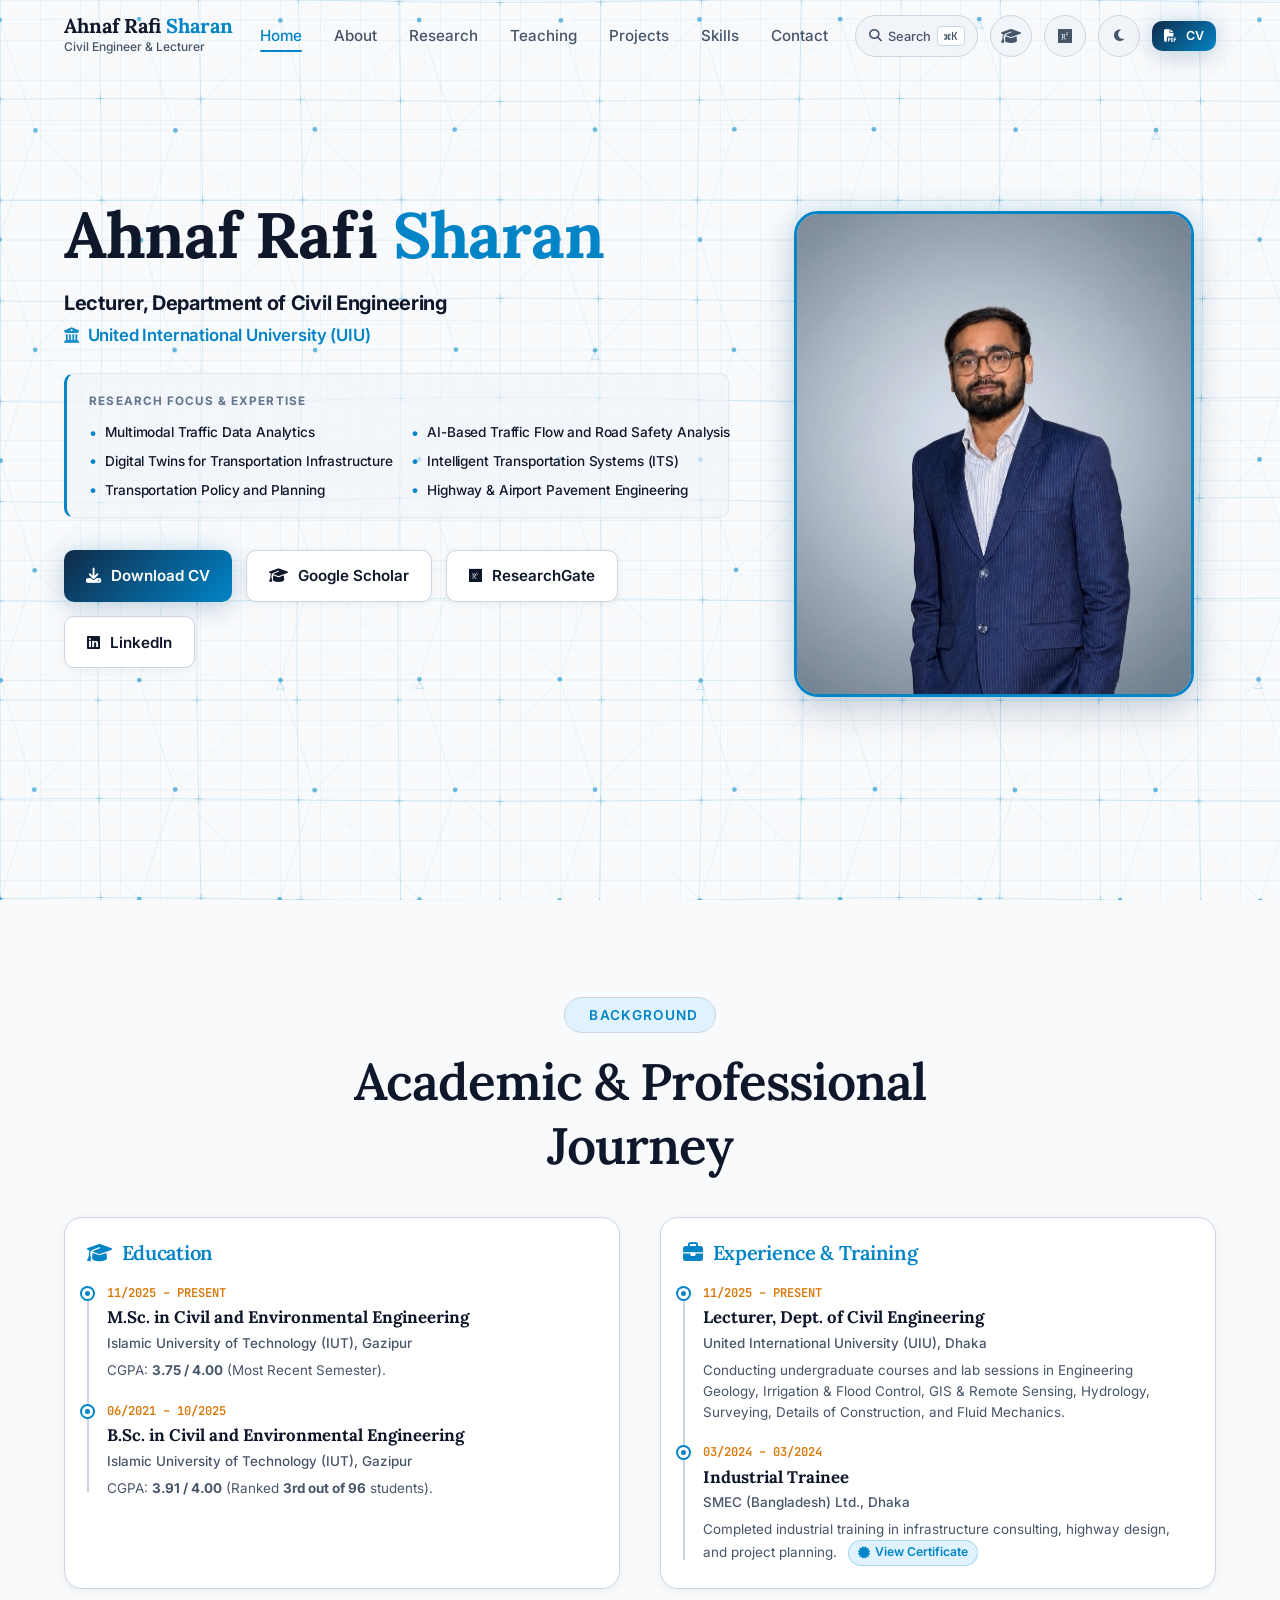
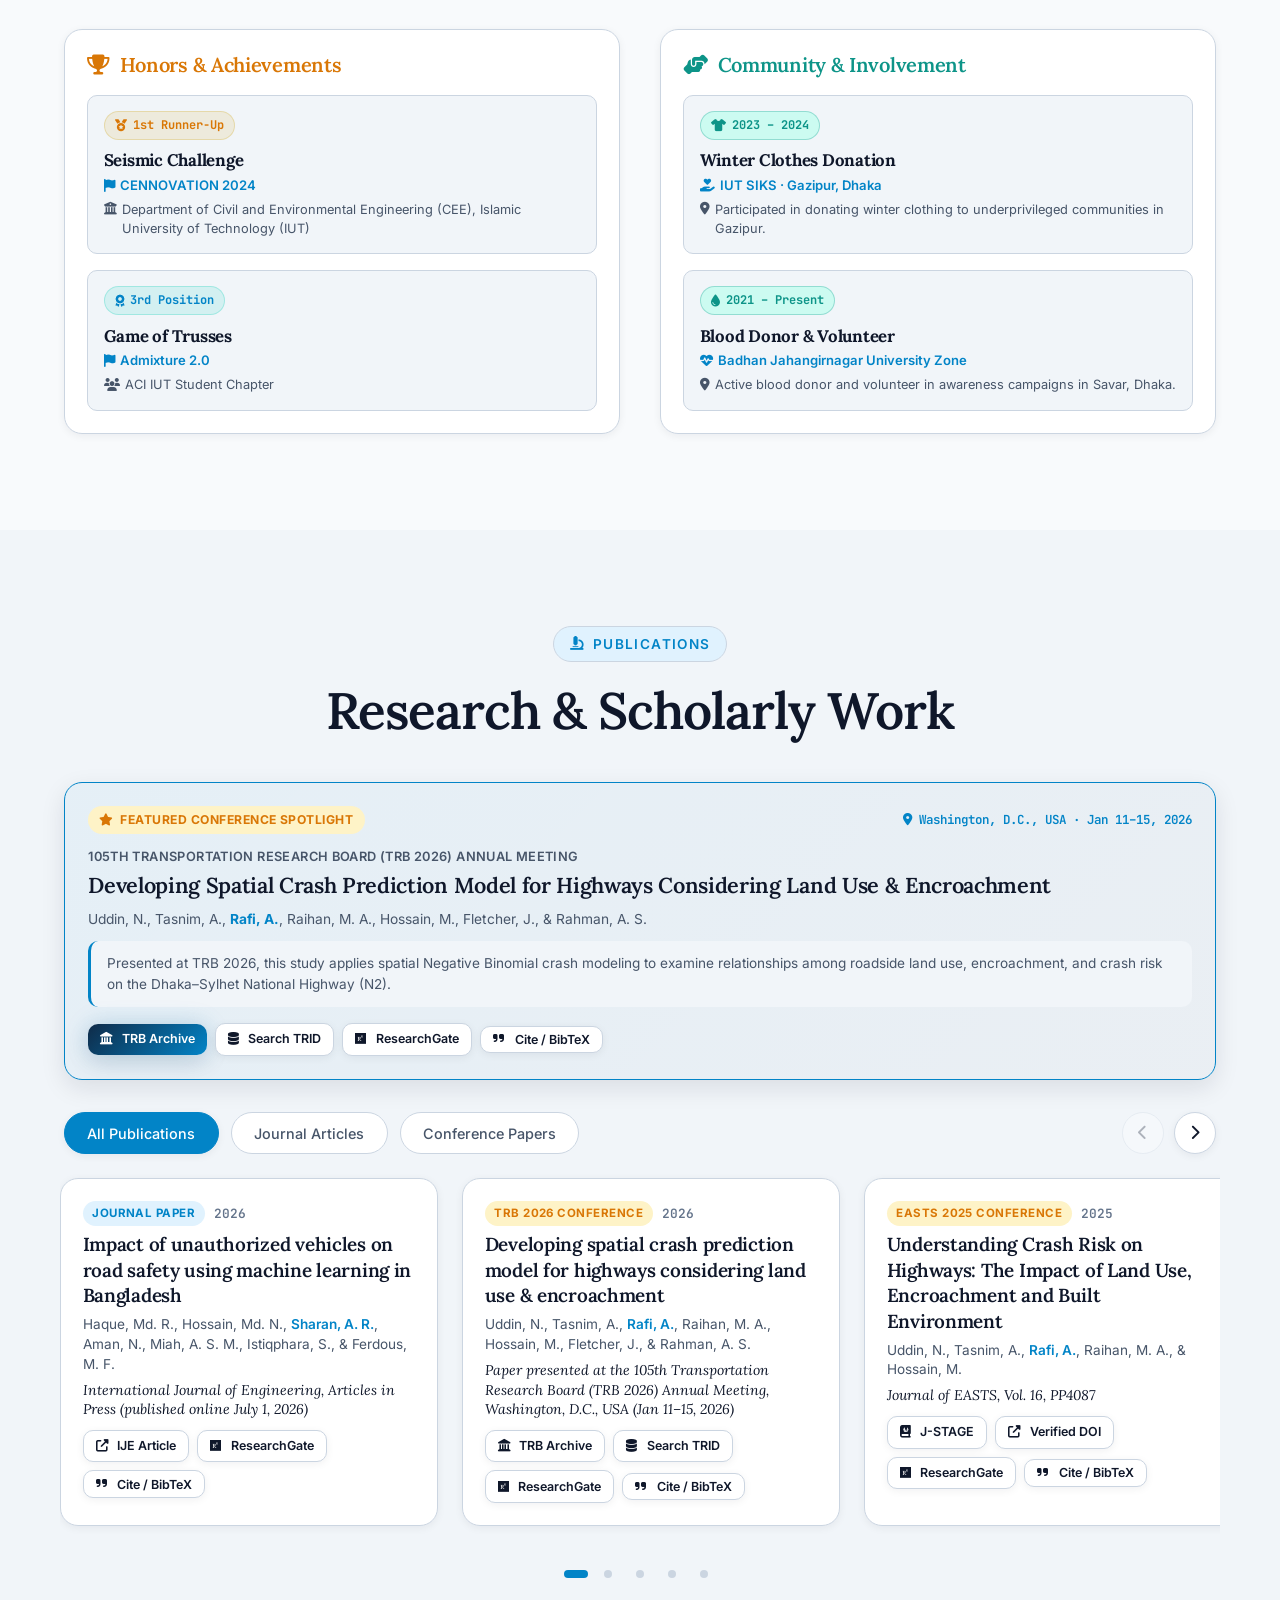
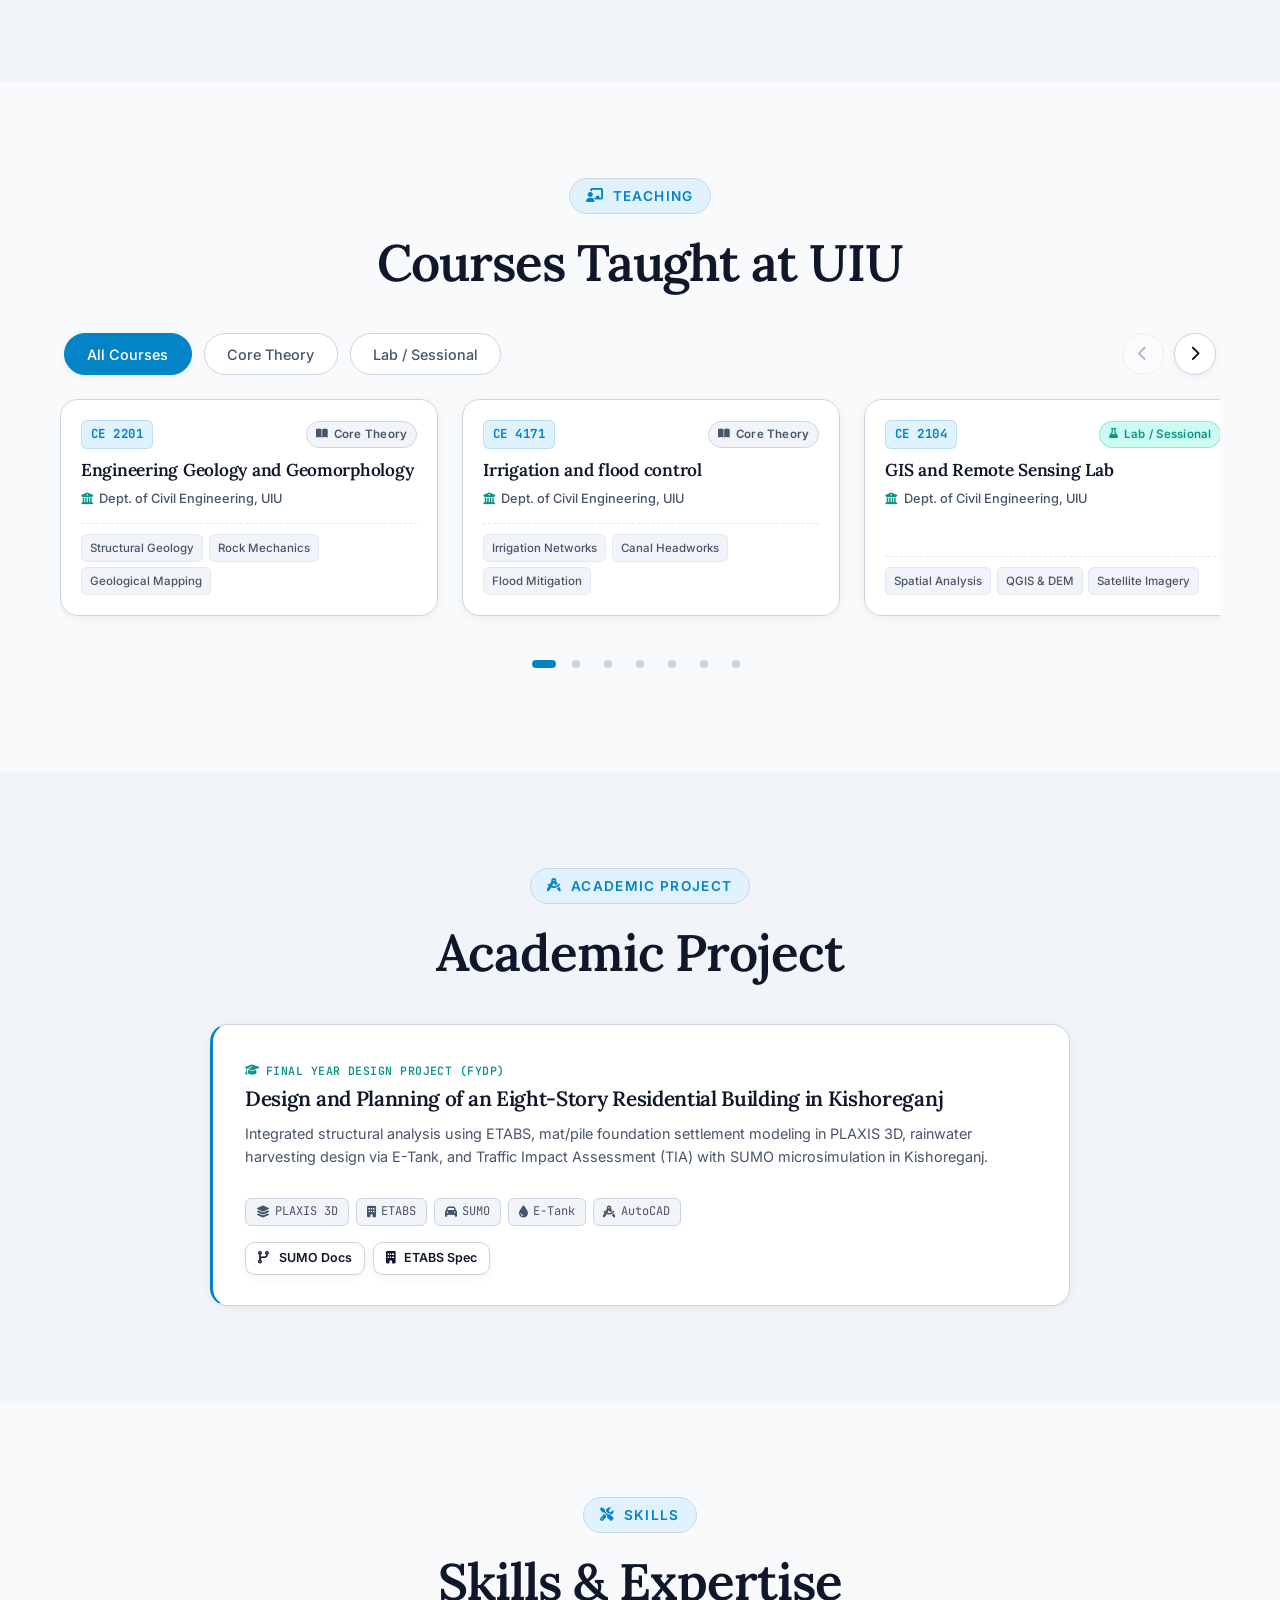
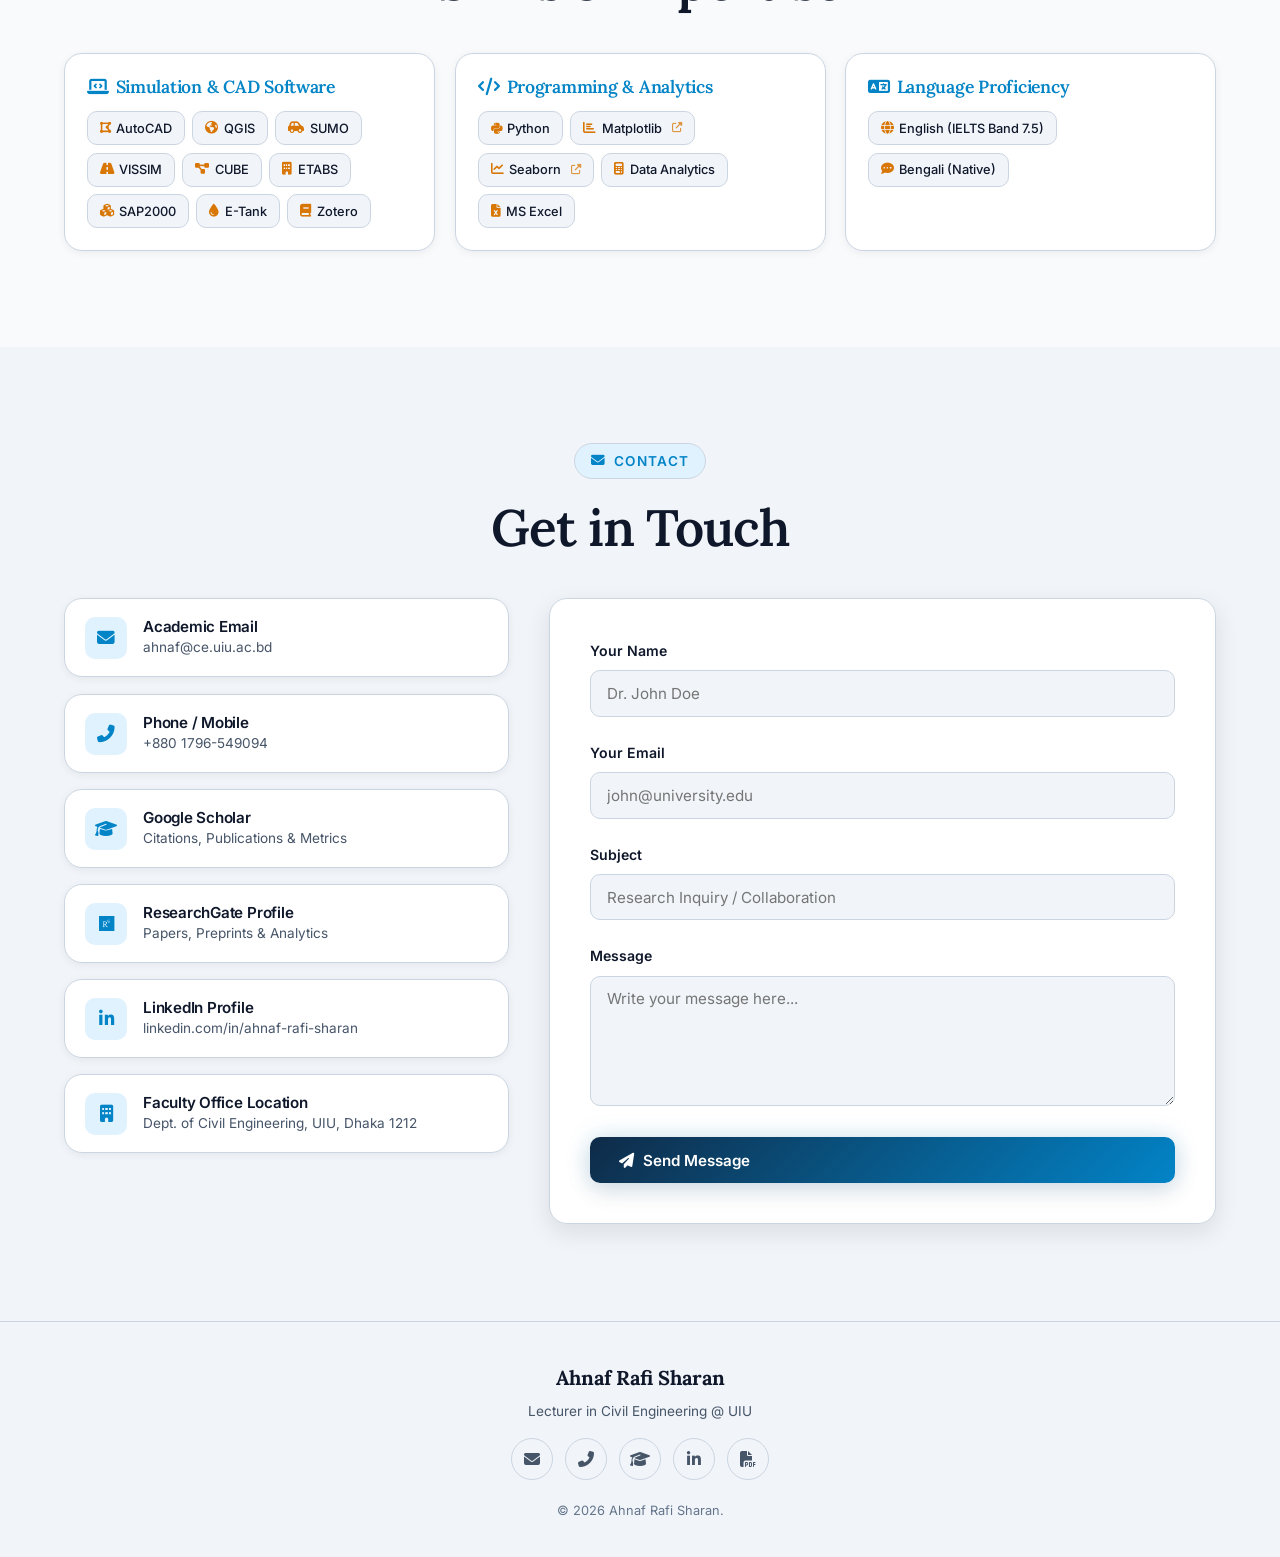
<file: index.html>
<!DOCTYPE html>
<html lang="en" data-theme="light">
<head>
  <meta charset="UTF-8">
  <meta name="viewport" content="width=device-width, initial-scale=1.0">
  <meta name="description" content="Portfolio of Ahnaf Rafi Sharan — Civil &amp; Environmental Engineer, University Lecturer at UIU, and M.Sc. Student at IUT specializing in Intelligent Transportation Systems, Spatial Crash Prediction, and Machine Learning.">
  <meta name="keywords" content="Ahnaf Rafi Sharan, Civil Engineer, Transportation Engineering, UIU Lecturer, IUT, Spatial Crash Prediction, ITS, QGIS, SUMO, ETABS, PLAXIS 3D">
  <title>Ahnaf Rafi Sharan | Civil Engineer &amp; University Lecturer</title>

  <!-- Canonical &amp; Social Meta -->
  <meta property="og:title" content="Ahnaf Rafi Sharan | Academic Portfolio">
  <meta property="og:description" content="Lecturer in Civil Engineering at UIU &amp; M.Sc. Student at IUT. Research in Intelligent Transportation Systems, Machine Learning in Road Safety, and Geotechnical Engineering.">
  <meta property="og:type" content="website">

  <!-- Google Fonts &amp; Font Awesome Icons -->
  <link rel="preconnect" href="https://fonts.googleapis.com">
  <link rel="preconnect" href="https://fonts.gstatic.com" crossorigin>
  <link href="https://fonts.googleapis.com/css2?family=Inter:wght@400;500;600;700&amp;family=JetBrains+Mono:wght@400;500;600&amp;family=Lora:ital,wght@0,400;0,500;0,600;0,700;1,400;1,500;1,600&amp;display=swap" rel="stylesheet">
  <link rel="stylesheet" href="https://cdnjs.cloudflare.com/ajax/libs/font-awesome/6.4.0/css/all.min.css">

  <!-- Custom Stylesheet -->
  <link rel="stylesheet" href="styles.css">

  <!-- Theme Pre-Init: Default Light Mode with Saved Dark Preference -->
  <script>
    (function () {
      try {
        var savedTheme = localStorage.getItem('sharan_theme');
        if (savedTheme === 'dark') {
          document.documentElement.setAttribute('data-theme', 'dark');
        } else {
          document.documentElement.setAttribute('data-theme', 'light');
        }
      } catch (e) {}
    })();
  </script>
</head>
<body>

  <!-- Top Scroll Progress Bar -->
  <div class="scroll-progress" id="scrollProgress" aria-hidden="true"></div>

  <!-- Floating Navigation Bar -->
  <header class="navbar" id="navbar">
    <div class="container nav-container">
      <a href="#hero" class="nav-brand" aria-label="Ahnaf Rafi Sharan Home">
        <div class="brand-text">
          <span class="brand-name">
            <span class="brand-name-full">Ahnaf Rafi <span class="brand-highlight">Sharan</span></span>
            <span class="brand-name-short">A. R. <span class="brand-highlight">Sharan</span></span>
          </span>
          <span class="brand-title">Civil Engineer &amp; Lecturer</span>
        </div>
      </a>

      <nav aria-label="Main Navigation">
        <ul class="nav-menu" id="navMenu">
          <li><a href="#hero" class="nav-link active">Home</a></li>
          <li><a href="#about" class="nav-link">About</a></li>
          <li><a href="#research" class="nav-link">Research</a></li>
          <li><a href="#teaching" class="nav-link">Teaching</a></li>
          <li><a href="#projects" class="nav-link">Projects</a></li>
          <li><a href="#skills" class="nav-link">Skills</a></li>
          <li><a href="#contact" class="nav-link">Contact</a></li>
        </ul>
      </nav>

      <div class="nav-actions">
        <button class="cmd-badge" id="cmdToggleBtn" type="button" aria-label="Open Command Palette">
          <i class="fas fa-search" aria-hidden="true"></i>
          <span>Search</span>
          <kbd>⌘K</kbd>
        </button>

        <a href="https://scholar.google.com/citations?user=i2RG7TsAAAAJ&hl=en" target="_blank" rel="noopener noreferrer" class="btn-icon" aria-label="Google Scholar Profile" title="Google Scholar">
          <i class="fas fa-graduation-cap" aria-hidden="true"></i>
        </a>

        <a href="https://www.researchgate.net/profile/Ahnaf-Rafi-Sharan" target="_blank" rel="noopener noreferrer" class="btn-icon" aria-label="ResearchGate Profile" title="ResearchGate">
          <i class="fab fa-researchgate" aria-hidden="true"></i>
        </a>

        <button class="btn-icon" id="themeToggleBtn" type="button" aria-label="Toggle Light and Dark Theme">
          <i class="fas fa-moon" id="themeIcon" aria-hidden="true"></i>
        </button>

        <a href="cv.pdf" class="btn btn-primary btn-sm" download aria-label="Download CV PDF">
          <i class="fas fa-file-pdf" aria-hidden="true"></i>
          <span>CV</span>
        </a>

        <button class="nav-toggle" id="navToggle" type="button" aria-expanded="false" aria-controls="navMenu" aria-label="Toggle Navigation Menu">
          <span></span>
          <span></span>
          <span></span>
        </button>
      </div>
    </div>
  </header>

  <main id="main-content">

    <!-- 1. HERO SECTION -->
    <section id="hero" class="section hero">
      <canvas id="its-canvas"></canvas>
      <div class="container hero-grid">
        <div class="hero-content">
          <h1 class="hero-name">
            Ahnaf Rafi <span class="highlight">Sharan</span>
          </h1>

          <!-- Academic Affiliation Byline -->
          <div class="hero-byline">
            <div class="hero-designation">Lecturer, Department of Civil Engineering</div>
            <div class="hero-institution">
              <i class="fas fa-university" aria-hidden="true"></i>
              <span>United International University (UIU)</span>
            </div>
          </div>

          <!-- Research Focus & Expertise -->
          <div class="hero-interests">
            <div class="hero-interests-label">
              <span>Research Focus &amp; Expertise</span>
            </div>
            <ul class="hero-interests-list">
              <li class="interest-item"><span class="item-marker">&bull;</span> Multimodal Traffic Data Analytics</li>
              <li class="interest-item"><span class="item-marker">&bull;</span> AI-Based Traffic Flow and Road Safety Analysis</li>
              <li class="interest-item"><span class="item-marker">&bull;</span> Digital Twins for Transportation Infrastructure</li>
              <li class="interest-item"><span class="item-marker">&bull;</span> Intelligent Transportation Systems (ITS)</li>
              <li class="interest-item"><span class="item-marker">&bull;</span> Transportation Policy and Planning</li>
              <li class="interest-item"><span class="item-marker">&bull;</span> Highway &amp; Airport Pavement Engineering</li>
            </ul>
          </div>

          <div class="hero-cta">
            <a href="cv.pdf" class="btn btn-primary" download>
              <i class="fas fa-download"></i> Download CV
            </a>
            <a href="https://scholar.google.com/citations?user=i2RG7TsAAAAJ&amp;hl=en" target="_blank" rel="noopener noreferrer" class="btn btn-secondary">
              <i class="fas fa-graduation-cap"></i> Google Scholar
            </a>
            <a href="https://www.researchgate.net/profile/Ahnaf-Rafi-Sharan" target="_blank" rel="noopener noreferrer" class="btn btn-secondary">
              <i class="fab fa-researchgate"></i> ResearchGate
            </a>
            <a href="https://linkedin.com/in/ahnaf-rafi-sharan-06a0391b3" target="_blank" rel="noopener noreferrer" class="btn btn-secondary">
              <i class="fab fa-linkedin"></i> LinkedIn
            </a>
          </div>
        </div>

        <!-- HERO PORTRAIT FRAME -->
        <div class="hero-visual">
          <div class="profile-frame">
            <img src="hero.png" alt="Ahnaf Rafi Sharan — Civil Engineer &amp; University Lecturer" class="profile-img" width="896" height="1200" decoding="async">
          </div>
        </div>
      </div>
    </section>

    <!-- 2. ABOUT &amp; ACADEMIC BACKGROUND -->
    <section id="about" class="section">
      <div class="container">
        <div class="section-header">
          <span class="section-tag"><i class="fas fa-user-academic"></i> Background</span>
          <h2 class="section-title">Academic &amp; Professional Journey</h2>
        </div>

        <div class="academic-grid">
          <!-- Education Timeline -->
          <div class="timeline-card">
            <h3 class="timeline-title"><i class="fas fa-graduation-cap"></i> Education</h3>
            <div class="timeline">
              <div class="timeline-item">
                <div class="timeline-dot"></div>
                <div class="timeline-date">11/2025 – PRESENT</div>
                <div class="timeline-role">M.Sc. in Civil and Environmental Engineering</div>
                <div class="timeline-org">Islamic University of Technology (IUT), Gazipur</div>
                <p class="timeline-desc">CGPA: <strong>3.75 / 4.00</strong> (Most Recent Semester).</p>
              </div>

              <div class="timeline-item">
                <div class="timeline-dot"></div>
                <div class="timeline-date">06/2021 – 10/2025</div>
                <div class="timeline-role">B.Sc. in Civil and Environmental Engineering</div>
                <div class="timeline-org">Islamic University of Technology (IUT), Gazipur</div>
                <p class="timeline-desc">CGPA: <strong>3.91 / 4.00</strong> (Ranked <strong>3rd out of 96</strong> students).</p>
              </div>
            </div>
          </div>

          <!-- Professional Experience Timeline -->
          <div class="timeline-card">
            <h3 class="timeline-title"><i class="fas fa-briefcase"></i> Experience &amp; Training</h3>
            <div class="timeline">
              <div class="timeline-item">
                <div class="timeline-dot"></div>
                <div class="timeline-date">11/2025 – PRESENT</div>
                <div class="timeline-role">Lecturer, Dept. of Civil Engineering</div>
                <div class="timeline-org">United International University (UIU), Dhaka</div>
                <p class="timeline-desc">Conducting undergraduate courses and lab sessions in Engineering Geology, Irrigation &amp; Flood Control, GIS &amp; Remote Sensing, Hydrology, Surveying, Details of Construction, and Fluid Mechanics.</p>
              </div>

              <div class="timeline-item">
                <div class="timeline-dot"></div>
                <div class="timeline-date">03/2024 – 03/2024</div>
                <div class="timeline-role">Industrial Trainee</div>
                <div class="timeline-org">SMEC (Bangladesh) Ltd., Dhaka</div>
                <p class="timeline-desc">Completed industrial training in infrastructure consulting, highway design, and project planning. <a href="https://drive.google.com/file/d/1yum1FE88BUkocRvjSnJ1ATe02TE9FvEe/view?usp=drive_link" target="_blank" rel="noopener noreferrer" class="cert-link"><i class="fas fa-certificate"></i> View Certificate</a></p>
              </div>
            </div>
          </div>
        </div>

        <!-- Honors & Community Grid (Side by side) -->
        <div class="achievements-row-grid">
          <!-- Honors & Competition Achievements Card -->
          <div class="achievements-card">
            <h3 class="achievements-card-title">
              <i class="fas fa-trophy" aria-hidden="true"></i> Honors &amp; Achievements
            </h3>
            <div class="achievements-grid">
              <div class="achievement-item">
                <div class="achievement-badge runner-up">
                  <i class="fas fa-medal" aria-hidden="true"></i> 1st Runner-Up
                </div>
                <div class="achievement-details">
                  <h4 class="achievement-title">Seismic Challenge</h4>
                  <div class="achievement-event"><i class="fas fa-flag" aria-hidden="true"></i> CENNOVATION 2024</div>
                  <p class="achievement-org">
                    <i class="fas fa-university" aria-hidden="true"></i> Department of Civil and Environmental Engineering (CEE), Islamic University of Technology (IUT)
                  </p>
                </div>
              </div>

              <div class="achievement-item">
                <div class="achievement-badge third-place">
                  <i class="fas fa-award" aria-hidden="true"></i> 3rd Position
                </div>
                <div class="achievement-details">
                  <h4 class="achievement-title">Game of Trusses</h4>
                  <div class="achievement-event"><i class="fas fa-flag" aria-hidden="true"></i> Admixture 2.0</div>
                  <p class="achievement-org">
                    <i class="fas fa-users" aria-hidden="true"></i> ACI IUT Student Chapter
                  </p>
                </div>
              </div>
            </div>
          </div>

          <!-- Community & Voluntary Involvement Card -->
          <div class="achievements-card community-card">
            <h3 class="achievements-card-title community-title">
              <i class="fas fa-hands-helping" aria-hidden="true"></i> Community &amp; Involvement
            </h3>
            <div class="achievements-grid">
              <div class="achievement-item">
                <div class="achievement-badge community-badge">
                  <i class="fas fa-tshirt" aria-hidden="true"></i> 2023 – 2024
                </div>
                <div class="achievement-details">
                  <h4 class="achievement-title">Winter Clothes Donation</h4>
                  <div class="achievement-event"><i class="fas fa-hand-holding-heart" aria-hidden="true"></i> IUT SIKS · Gazipur, Dhaka</div>
                  <p class="achievement-org">
                    <i class="fas fa-map-marker-alt" aria-hidden="true"></i> Participated in donating winter clothing to underprivileged communities in Gazipur.
                  </p>
                </div>
              </div>

              <div class="achievement-item">
                <div class="achievement-badge community-badge">
                  <i class="fas fa-tint" aria-hidden="true"></i> 2021 – Present
                </div>
                <div class="achievement-details">
                  <h4 class="achievement-title">Blood Donor &amp; Volunteer</h4>
                  <div class="achievement-event"><i class="fas fa-heartbeat" aria-hidden="true"></i> Badhan Jahangirnagar University Zone</div>
                  <p class="achievement-org">
                    <i class="fas fa-map-marker-alt" aria-hidden="true"></i> Active blood donor and volunteer in awareness campaigns in Savar, Dhaka.
                  </p>
                </div>
              </div>
            </div>
          </div>
        </div>
      </div>
    </section>

    <!-- 3. RESEARCH &amp; PUBLICATIONS SECTION -->
    <section id="research" class="section section--surface-soft">
      <div class="container">
        <div class="section-header">
          <span class="section-tag"><i class="fas fa-microscope"></i> Publications</span>
          <h2 class="section-title">Research &amp; Scholarly Work</h2>
        </div>

        <!-- Featured TRB 2026 Spotlight -->
        <div class="trb-spotlight-card">
          <div class="spotlight-header">
            <span class="spotlight-badge"><i class="fas fa-star"></i> Featured Conference Spotlight</span>
            <span class="spotlight-venue"><i class="fas fa-map-marker-alt"></i> Washington, D.C., USA · Jan 11–15, 2026</span>
          </div>
          <div class="spotlight-body">
            <div class="spotlight-meta">
              <span class="conf-title">105th Transportation Research Board (TRB 2026) Annual Meeting</span>
            </div>
            <h3 class="spotlight-paper-title">
              Developing Spatial Crash Prediction Model for Highways Considering Land Use &amp; Encroachment
            </h3>
            <p class="spotlight-authors">
              Uddin, N., Tasnim, A., <strong>Rafi, A.</strong>, Raihan, M. A., Hossain, M., Fletcher, J., &amp; Rahman, A. S.
            </p>
            <p class="spotlight-abstract">
              Presented at TRB 2026, this study applies spatial Negative Binomial crash modeling to examine relationships among roadside land use, encroachment, and crash risk on the Dhaka–Sylhet National Highway (N2).
            </p>
            <div class="spotlight-actions">
              <a href="https://www.nationalacademies.org/events/886" target="_blank" rel="noopener noreferrer" class="btn btn-primary btn-sm">
                <i class="fas fa-landmark"></i> TRB Archive
              </a>
              <a href="https://trid.trb.org/" target="_blank" rel="noopener noreferrer" class="btn btn-secondary btn-sm">
                <i class="fas fa-database"></i> Search TRID
              </a>
              <a href="https://www.researchgate.net/profile/Ahnaf-Rafi-Sharan" target="_blank" rel="noopener noreferrer" class="btn btn-secondary btn-sm">
                <i class="fab fa-researchgate"></i> ResearchGate
              </a>
              <button type="button" class="btn btn-secondary btn-sm cite-btn" data-bibtex="@inproceedings{uddin2026developing,
  title={Developing spatial crash prediction model for highways considering land use \&amp; encroachment},
  author={Uddin, N. and Tasnim, A. and Rafi, A. and Raihan, M. A. and Hossain, M. and Fletcher, J. and Rahman, A. S.},
  booktitle={105th TRB Annual Meeting},
  address={Washington, D.C., USA},
  year={2026}
}">
                <i class="fas fa-quote-right"></i> Cite / BibTeX
              </button>
            </div>
          </div>
        </div>

        <div class="carousel-wrapper" id="pub-carousel-wrapper">
          <div class="carousel-header-controls">
            <div class="filter-bar">
              <button type="button" class="filter-btn active" data-filter="all">All Publications</button>
              <button type="button" class="filter-btn" data-filter="journal">Journal Articles</button>
              <button type="button" class="filter-btn" data-filter="conference">Conference Papers</button>
            </div>
            <div class="carousel-nav-btns">
              <button type="button" class="carousel-btn prev-btn" aria-label="Previous Publication" data-target="pub-carousel"><i class="fas fa-chevron-left"></i></button>
              <button type="button" class="carousel-btn next-btn" aria-label="Next Publication" data-target="pub-carousel"><i class="fas fa-chevron-right"></i></button>
            </div>
          </div>

          <div class="carousel-container" id="pub-carousel">
            <div class="pub-list carousel-track">

          <!-- Pub 1 -->
          <div class="pub-card" data-category="journal">
            <div class="pub-info">
              <div class="pub-meta">
                <span class="pub-type journal">Journal Paper</span>
                <span class="pub-year">2026</span>
              </div>
              <h3 class="pub-title">Impact of unauthorized vehicles on road safety using machine learning in Bangladesh</h3>
              <p class="pub-authors">Haque, Md. R., Hossain, Md. N., <strong>Sharan, A. R.</strong>, Aman, N., Miah, A. S. M., Istiqphara, S., &amp; Ferdous, M. F.</p>
              <div class="pub-venue">International Journal of Engineering, Articles in Press (published online July 1, 2026)</div>
              <div class="pub-actions">
                <a href="https://www.ije.ir/article_244148.html" target="_blank" rel="noopener noreferrer" class="btn btn-secondary btn-sm">
                  <i class="fas fa-external-link-alt"></i> IJE Article
                </a>
                <a href="https://www.researchgate.net/publication/403642562_Impact_of_Unauthorized_Vehicles_on_Road_Safety_Using_Machine_Learning_in_Bangladesh" target="_blank" rel="noopener noreferrer" class="btn btn-secondary btn-sm">
                  <i class="fab fa-researchgate"></i> ResearchGate
                </a>
                <button type="button" class="btn btn-secondary btn-sm cite-btn" data-bibtex="@article{haque2026impact,
  title={Impact of unauthorized vehicles on road safety using machine learning in Bangladesh},
  author={Haque, Md. Rashedul and Hossain, Md. Nayem and Sharan, Ahnaf Rafi and Aman, Nakib and Miah, Abu Saleh Musa and Istiqphara, Swadexi and Ferdous, Mohammad Farhan},
  journal={International Journal of Engineering},
  note={Articles in Press},
  year={2026},
  date={2026-07-01},
  url={https://www.ije.ir/article_244148.html}
}">
                  <i class="fas fa-quote-right"></i> Cite / BibTeX
                </button>
              </div>
            </div>
          </div>

          <!-- Pub 2 -->
          <div class="pub-card" data-category="conference">
            <div class="pub-info">
              <div class="pub-meta">
                <span class="pub-type conference">TRB 2026 Conference</span>
                <span class="pub-year">2026</span>
              </div>
              <h3 class="pub-title">Developing spatial crash prediction model for highways considering land use &amp; encroachment</h3>
              <p class="pub-authors">Uddin, N., Tasnim, A., <strong>Rafi, A.</strong>, Raihan, M. A., Hossain, M., Fletcher, J., &amp; Rahman, A. S.</p>
              <div class="pub-venue">Paper presented at the 105th Transportation Research Board (TRB 2026) Annual Meeting, Washington, D.C., USA (Jan 11–15, 2026)</div>
              <div class="pub-actions">
                <a href="https://www.nationalacademies.org/events/886" target="_blank" rel="noopener noreferrer" class="btn btn-secondary btn-sm">
                  <i class="fas fa-landmark"></i> TRB Archive
                </a>
                <a href="https://trid.trb.org/" target="_blank" rel="noopener noreferrer" class="btn btn-secondary btn-sm">
                  <i class="fas fa-database"></i> Search TRID
                </a>
                <a href="https://www.researchgate.net/profile/Ahnaf-Rafi-Sharan" target="_blank" rel="noopener noreferrer" class="btn btn-secondary btn-sm">
                  <i class="fab fa-researchgate"></i> ResearchGate
                </a>
                <button type="button" class="btn btn-secondary btn-sm cite-btn" data-bibtex="@inproceedings{uddin2026developing,
  title={Developing spatial crash prediction model for highways considering land use \&amp; encroachment},
  author={Uddin, N. and Tasnim, A. and Rafi, A. and Raihan, M. A. and Hossain, M. and Fletcher, J. and Rahman, A. S.},
  booktitle={105th TRB Annual Meeting},
  address={Washington, D.C., USA},
  year={2026}
}">
                  <i class="fas fa-quote-right"></i> Cite / BibTeX
                </button>
              </div>
            </div>
          </div>

          <!-- Pub 3 -->
          <div class="pub-card" data-category="conference">
            <div class="pub-info">
              <div class="pub-meta">
                <span class="pub-type conference">EASTS 2025 Conference</span>
                <span class="pub-year">2025</span>
              </div>
              <h3 class="pub-title">Understanding Crash Risk on Highways: The Impact of Land Use, Encroachment and Built Environment</h3>
              <p class="pub-authors">Uddin, N., Tasnim, A., <strong>Rafi, A.</strong>, Raihan, M. A., &amp; Hossain, M.</p>
              <div class="pub-venue">Journal of EASTS, Vol. 16, PP4087</div>
              <div class="pub-actions">
                <a href="https://www.jstage.jst.go.jp/article/easts/16/0/16_PP4087/_article" target="_blank" rel="noopener noreferrer" class="btn btn-secondary btn-sm">
                  <i class="fas fa-journal-whills"></i> J-STAGE
                </a>
                <a href="https://doi.org/10.11175/easts.16.PP4087" target="_blank" rel="noopener noreferrer" class="btn btn-secondary btn-sm">
                  <i class="fas fa-external-link-alt"></i> Verified DOI
                </a>
                <a href="https://www.researchgate.net/profile/Ahnaf-Rafi-Sharan" target="_blank" rel="noopener noreferrer" class="btn btn-secondary btn-sm">
                  <i class="fab fa-researchgate"></i> ResearchGate
                </a>
                <button type="button" class="btn btn-secondary btn-sm cite-btn" data-bibtex="@article{uddin2025crashrisk,
  title={Understanding crash risk on highways: The impact of land use, encroachment and built environment},
  author={Uddin, N. and Tasnim, A. and Rafi, A. and Raihan, M. A. and Hossain, M.},
  journal={Journal of the Eastern Asia Society for Transportation Studies},
  volume={16},
  pages={PP4087},
  year={2025},
  doi={10.11175/easts.16.PP4087}
}">
                  <i class="fas fa-quote-right"></i> Cite / BibTeX
                </button>
              </div>
            </div>
          </div>

          <!-- Pub 4 -->
          <div class="pub-card" data-category="conference">
            <div class="pub-info">
              <div class="pub-meta">
                <span class="pub-type conference">IUT-ICCET 2024</span>
                <span class="pub-year">2024</span>
              </div>
              <h3 class="pub-title">Utilization of recycled brick aggregate to ensure circular economy</h3>
              <p class="pub-authors">Mohammed, T. U., Uddin, N., &amp; <strong>Rafi, A.</strong></p>
              <div class="pub-venue">IUT Journal of Engineering and Technology (JET), Special Issue (Vol. 19 No. 3), pp. 848–854</div>
              <div class="pub-actions">
                <a href="https://jet.iutoic-dhaka.edu/" target="_blank" rel="noopener noreferrer" class="btn btn-secondary btn-sm">
                  <i class="fas fa-university"></i> JET Portal
                </a>
                <a href="https://www.researchgate.net/profile/Ahnaf-Rafi-Sharan" target="_blank" rel="noopener noreferrer" class="btn btn-secondary btn-sm">
                  <i class="fab fa-researchgate"></i> ResearchGate
                </a>
                <button type="button" class="btn btn-secondary btn-sm cite-btn" data-bibtex="@article{mohammed2024utilization,
  title={Utilization of recycled brick aggregate to ensure circular economy},
  author={Mohammed, T. U. and Uddin, N. and Rafi, A.},
  journal={IUT Journal of Engineering and Technology (JET)},
  volume={19},
  number={3},
  pages={848--854},
  year={2024}
}">
                  <i class="fas fa-quote-right"></i> Cite / BibTeX
                </button>
              </div>
            </div>
          </div>

          <!-- Pub 5 -->
          <div class="pub-card" data-category="journal">
            <div class="pub-info">
              <div class="pub-meta">
                <span class="pub-type journal">Journal Paper</span>
                <span class="pub-year">2023</span>
              </div>
              <h3 class="pub-title">Prediction of strength properties of soft soil considering simple soil parameters</h3>
              <p class="pub-authors">Hoque, M. J., Bayezid, M., <strong>Sharan, A. R.</strong>, Kabir, M. U., &amp; Tareque, T.</p>
              <div class="pub-venue">Open Journal of Civil Engineering, Vol. 13, pp. 479–496 (DOI: 10.4236/ojce.2023.133035)</div>
              <div class="pub-actions">
                <a href="https://doi.org/10.4236/ojce.2023.133035" target="_blank" rel="noopener noreferrer" class="btn btn-secondary btn-sm">
                  <i class="fas fa-external-link-alt"></i> Verified DOI
                </a>
                <a href="https://content.scirp.org/pdf/ojce_2023090715383862.pdf" target="_blank" rel="noopener noreferrer" class="btn btn-secondary btn-sm">
                  <i class="fas fa-file-alt"></i> Full Text
                </a>
                <button type="button" class="btn btn-secondary btn-sm cite-btn" data-bibtex="@article{hoque2023prediction,
  title={Prediction of strength properties of soft soil considering simple soil parameters},
  author={Hoque, M. J. and Bayezid, M. and Sharan, Ahnaf Rafi and Kabir, M. U. and Tareque, T.},
  journal={Open Journal of Civil Engineering},
  volume={13},
  pages={479--496},
  year={2023},
  doi={10.4236/ojce.2023.133035}
}">
                  <i class="fas fa-quote-right"></i> Cite / BibTeX
                </button>
              </div>
            </div>
          </div>

            </div>
          </div>
          <div class="carousel-dots" id="pub-carousel-dots"></div>
        </div>
      </div>
    </section>

    <!-- 4. TEACHING &amp; ACADEMIA SECTION -->
    <section id="teaching" class="section">
      <div class="container">
        <div class="section-header">
          <span class="section-tag"><i class="fas fa-chalkboard-teacher"></i> Teaching</span>
          <h2 class="section-title">Courses Taught at UIU</h2>
        </div>

        <div class="carousel-wrapper" id="teaching-carousel-wrapper">
          <div class="carousel-header-controls">
            <div class="filter-bar">
              <button type="button" class="filter-btn active" data-filter="all">All Courses</button>
              <button type="button" class="filter-btn" data-filter="theory">Core Theory</button>
              <button type="button" class="filter-btn" data-filter="lab">Lab / Sessional</button>
            </div>
            <div class="carousel-nav-btns">
              <button type="button" class="carousel-btn prev-btn" aria-label="Previous Course" data-target="teaching-carousel"><i class="fas fa-chevron-left"></i></button>
              <button type="button" class="carousel-btn next-btn" aria-label="Next Course" data-target="teaching-carousel"><i class="fas fa-chevron-right"></i></button>
            </div>
          </div>

          <div class="carousel-container" id="teaching-carousel">
            <div class="teaching-grid carousel-track">
          <!-- Course 1: CE 2201 -->
          <div class="teaching-card" data-category="theory">
            <div class="teaching-card-header">
              <span class="teaching-code">CE 2201</span>
              <span class="teaching-type-badge badge--theory"><i class="fas fa-book-open"></i> Core Theory</span>
            </div>
            <h3 class="teaching-title">Engineering Geology and Geomorphology</h3>
            <div class="teaching-institution">
              <i class="fas fa-university"></i> Dept. of Civil Engineering, UIU
            </div>
            <div class="teaching-tags">
              <span class="teaching-tag">Structural Geology</span>
              <span class="teaching-tag">Rock Mechanics</span>
              <span class="teaching-tag">Geological Mapping</span>
            </div>
          </div>

          <!-- Course 2: CE 4171 -->
          <div class="teaching-card" data-category="theory">
            <div class="teaching-card-header">
              <span class="teaching-code">CE 4171</span>
              <span class="teaching-type-badge badge--theory"><i class="fas fa-book-open"></i> Core Theory</span>
            </div>
            <h3 class="teaching-title">Irrigation and flood control</h3>
            <div class="teaching-institution">
              <i class="fas fa-university"></i> Dept. of Civil Engineering, UIU
            </div>
            <div class="teaching-tags">
              <span class="teaching-tag">Irrigation Networks</span>
              <span class="teaching-tag">Canal Headworks</span>
              <span class="teaching-tag">Flood Mitigation</span>
            </div>
          </div>

          <!-- Course 3: CE 2104 -->
          <div class="teaching-card" data-category="lab">
            <div class="teaching-card-header">
              <span class="teaching-code">CE 2104</span>
              <span class="teaching-type-badge badge--lab"><i class="fas fa-flask"></i> Lab / Sessional</span>
            </div>
            <h3 class="teaching-title">GIS and Remote Sensing Lab</h3>
            <div class="teaching-institution">
              <i class="fas fa-university"></i> Dept. of Civil Engineering, UIU
            </div>
            <div class="teaching-tags">
              <span class="teaching-tag">Spatial Analysis</span>
              <span class="teaching-tag">QGIS &amp; DEM</span>
              <span class="teaching-tag">Satellite Imagery</span>
            </div>
          </div>

          <!-- Course 4: CE 1202 -->
          <div class="teaching-card" data-category="lab">
            <div class="teaching-card-header">
              <span class="teaching-code">CE 1202</span>
              <span class="teaching-type-badge badge--lab"><i class="fas fa-flask"></i> Lab / Sessional</span>
            </div>
            <h3 class="teaching-title">Practical Surveying</h3>
            <div class="teaching-institution">
              <i class="fas fa-university"></i> Dept. of Civil Engineering, UIU
            </div>
            <div class="teaching-tags">
              <span class="teaching-tag">Total Station</span>
              <span class="teaching-tag">Levelling &amp; Contouring</span>
              <span class="teaching-tag">Field Geomatics</span>
            </div>
          </div>

          <!-- Course 5: CE 2271 -->
          <div class="teaching-card" data-category="theory">
            <div class="teaching-card-header">
              <span class="teaching-code">CE 2271</span>
              <span class="teaching-type-badge badge--theory"><i class="fas fa-book-open"></i> Core Theory</span>
            </div>
            <h3 class="teaching-title">Engineering Hydrology</h3>
            <div class="teaching-institution">
              <i class="fas fa-university"></i> Dept. of Civil Engineering, UIU
            </div>
            <div class="teaching-tags">
              <span class="teaching-tag">Precipitation &amp; Runoff</span>
              <span class="teaching-tag">Unit Hydrograph</span>
              <span class="teaching-tag">Watershed Modeling</span>
            </div>
          </div>

          <!-- Course 6: CE 2200 -->
          <div class="teaching-card" data-category="lab">
            <div class="teaching-card-header">
              <span class="teaching-code">CE 2200</span>
              <span class="teaching-type-badge badge--lab"><i class="fas fa-flask"></i> Lab / Sessional</span>
            </div>
            <h3 class="teaching-title">Details of Construction</h3>
            <div class="teaching-institution">
              <i class="fas fa-university"></i> Dept. of Civil Engineering, UIU
            </div>
            <div class="teaching-tags">
              <span class="teaching-tag">Structural Detailing</span>
              <span class="teaching-tag">Building Drawing</span>
              <span class="teaching-tag">Construction Specs</span>
            </div>
          </div>

          <!-- Course 7: CE 2171 -->
          <div class="teaching-card" data-category="lab">
            <div class="teaching-card-header">
              <span class="teaching-code">CE 2171</span>
              <span class="teaching-type-badge badge--lab"><i class="fas fa-flask"></i> Lab / Sessional</span>
            </div>
            <h3 class="teaching-title">Fluid Mechanics Lab</h3>
            <div class="teaching-institution">
              <i class="fas fa-university"></i> Dept. of Civil Engineering, UIU
            </div>
            <div class="teaching-tags">
              <span class="teaching-tag">Pipe Friction &amp; Loss</span>
              <span class="teaching-tag">Open Channel Flow</span>
              <span class="teaching-tag">Hydrodynamics</span>
            </div>
          </div>
            </div>
          </div>
          <div class="carousel-dots" id="teaching-carousel-dots"></div>
        </div>
      </div>
    </section>

    <!-- 5. ACADEMIC PROJECT SECTION -->
    <section id="projects" class="section section--surface-soft">
      <div class="container">
        <div class="section-header">
          <span class="section-tag"><i class="fas fa-drafting-compass"></i> Academic Project</span>
          <h2 class="section-title">Academic Project</h2>
        </div>

        <div class="project-single-container">
          <!-- FYDP Project -->
          <div class="project-card project-card--standalone">
            <div>
              <div class="project-category"><i class="fas fa-graduation-cap"></i> Final Year Design Project (FYDP)</div>
              <h3 class="project-title">Design and Planning of an Eight-Story Residential Building in Kishoreganj</h3>
              <p class="project-desc">
                Integrated structural analysis using ETABS, mat/pile foundation settlement modeling in PLAXIS 3D, rainwater harvesting design via E-Tank, and Traffic Impact Assessment (TIA) with SUMO microsimulation in Kishoreganj.
              </p>
            </div>
            <div>
              <div class="project-tools">
                <span class="tool-tag"><i class="fas fa-layer-group"></i> PLAXIS 3D</span>
                <span class="tool-tag"><i class="fas fa-building"></i> ETABS</span>
                <span class="tool-tag"><i class="fas fa-car"></i> SUMO</span>
                <span class="tool-tag"><i class="fas fa-tint"></i> E-Tank</span>
                <span class="tool-tag"><i class="fas fa-drafting-compass"></i> AutoCAD</span>
              </div>
              <div class="pub-actions">
                <a href="https://eclipse.dev/sumo/" target="_blank" rel="noopener noreferrer" class="btn btn-secondary btn-sm">
                  <i class="fas fa-code-branch"></i> SUMO Docs
                </a>
                <a href="https://www.csiamerica.com/products/etabs" target="_blank" rel="noopener noreferrer" class="btn btn-secondary btn-sm">
                  <i class="fas fa-building"></i> ETABS Spec
                </a>
              </div>
            </div>
          </div>
        </div>
      </div>
    </section>

    <!-- 6. SKILLS SECTION -->
    <section id="skills" class="section">
      <div class="container">
        <div class="section-header">
          <span class="section-tag"><i class="fas fa-tools"></i> Skills</span>
          <h2 class="section-title">Skills &amp; Expertise</h2>
        </div>

        <div class="skills-grid">
          <!-- Category 1 -->
          <div class="skill-category">
            <h3 class="category-title"><i class="fas fa-laptop-code"></i> Simulation &amp; CAD Software</h3>
            <div class="skills-tags">
              <span class="skill-badge"><i class="fas fa-draw-polygon"></i> AutoCAD</span>
              <span class="skill-badge"><i class="fas fa-globe-americas"></i> QGIS</span>
              <span class="skill-badge"><i class="fas fa-car-side"></i> SUMO</span>
              <span class="skill-badge"><i class="fas fa-road"></i> VISSIM</span>
              <span class="skill-badge"><i class="fas fa-project-diagram"></i> CUBE</span>
              <span class="skill-badge"><i class="fas fa-building"></i> ETABS</span>
              <span class="skill-badge"><i class="fas fa-cubes"></i> SAP2000</span>
              <span class="skill-badge"><i class="fas fa-tint"></i> E-Tank</span>
              <span class="skill-badge"><i class="fas fa-book"></i> Zotero</span>
            </div>
          </div>

          <!-- Category 2 -->
          <div class="skill-category">
            <h3 class="category-title"><i class="fas fa-code"></i> Programming &amp; Analytics</h3>
            <div class="skills-tags">
              <span class="skill-badge"><i class="fab fa-python"></i> Python</span>
              <a href="https://drive.google.com/file/d/1rNb2d6eBjtzPnhZv8_Qu4rBEHmmwyTqB/view?usp=drive_link" target="_blank" rel="noopener noreferrer" class="skill-badge cert-badge" title="View Verified Datacamp Certificate"><i class="fas fa-chart-bar"></i> Matplotlib <i class="fas fa-external-link-alt badge-cert-icon"></i></a>
              <a href="https://drive.google.com/file/d/1IVfnXumZgSmWMktTuvSF0Q7bto8k0CpD/view?usp=drive_link" target="_blank" rel="noopener noreferrer" class="skill-badge cert-badge" title="View Verified Datacamp Certificate"><i class="fas fa-chart-line"></i> Seaborn <i class="fas fa-external-link-alt badge-cert-icon"></i></a>
              <span class="skill-badge"><i class="fas fa-calculator"></i> Data Analytics</span>
              <span class="skill-badge"><i class="fas fa-file-excel"></i> MS Excel</span>
            </div>
          </div>

          <!-- Category 3 -->
          <div class="skill-category">
            <h3 class="category-title"><i class="fas fa-language"></i> Language Proficiency</h3>
            <div class="skills-tags">
              <span class="skill-badge"><i class="fas fa-globe"></i> English (IELTS Band 7.5)</span>
              <span class="skill-badge"><i class="fas fa-comment-dots"></i> Bengali (Native)</span>
            </div>
          </div>
        </div>
      </div>
    </section>

    <!-- 7. CONTACT SECTION -->
    <section id="contact" class="section section--surface-soft">
      <div class="container">
        <div class="section-header">
          <span class="section-tag"><i class="fas fa-envelope"></i> Contact</span>
          <h2 class="section-title">Get in Touch</h2>
        </div>

        <div class="contact-grid">
          <div class="contact-info">
            <a href="mailto:ahnaf@ce.uiu.ac.bd" class="contact-card">
              <div class="contact-icon"><i class="fas fa-envelope"></i></div>
              <div class="contact-details">
                <h4>Academic Email</h4>
                <p>ahnaf@ce.uiu.ac.bd</p>
              </div>
            </a>

            <a href="tel:+8801796549094" class="contact-card">
              <div class="contact-icon"><i class="fas fa-phone-alt"></i></div>
              <div class="contact-details">
                <h4>Phone / Mobile</h4>
                <p>+880 1796-549094</p>
              </div>
            </a>

            <a href="https://scholar.google.com/citations?user=i2RG7TsAAAAJ&hl=en" target="_blank" rel="noopener noreferrer" class="contact-card">
              <div class="contact-icon"><i class="fas fa-graduation-cap"></i></div>
              <div class="contact-details">
                <h4>Google Scholar</h4>
                <p>Citations, Publications &amp; Metrics</p>
              </div>
            </a>

            <a href="https://www.researchgate.net/profile/Ahnaf-Rafi-Sharan" target="_blank" rel="noopener noreferrer" class="contact-card">
              <div class="contact-icon"><i class="fab fa-researchgate"></i></div>
              <div class="contact-details">
                <h4>ResearchGate Profile</h4>
                <p>Papers, Preprints &amp; Analytics</p>
              </div>
            </a>

            <a href="https://linkedin.com/in/ahnaf-rafi-sharan-06a0391b3" target="_blank" rel="noopener noreferrer" class="contact-card">
              <div class="contact-icon"><i class="fab fa-linkedin-in"></i></div>
              <div class="contact-details">
                <h4>LinkedIn Profile</h4>
                <p>linkedin.com/in/ahnaf-rafi-sharan</p>
              </div>
            </a>

            <div class="contact-card">
              <div class="contact-icon"><i class="fas fa-building"></i></div>
              <div class="contact-details">
                <h4>Faculty Office Location</h4>
                <p>Dept. of Civil Engineering, UIU, Dhaka 1212</p>
              </div>
            </div>
          </div>

          <div class="contact-form-container">
            <form id="contactForm">
              <div class="form-group">
                <label for="name" class="form-label">Your Name</label>
                <input type="text" id="name" class="form-control" placeholder="Dr. John Doe" required>
              </div>

              <div class="form-group">
                <label for="email" class="form-label">Your Email</label>
                <input type="email" id="email" class="form-control" placeholder="john@university.edu" required>
              </div>

              <div class="form-group">
                <label for="subject" class="form-label">Subject</label>
                <input type="text" id="subject" class="form-control" placeholder="Research Inquiry / Collaboration" required>
              </div>

              <div class="form-group">
                <label for="message" class="form-label">Message</label>
                <textarea id="message" class="form-control" placeholder="Write your message here..." required></textarea>
              </div>

              <button type="submit" class="btn btn-primary" style="width: 100%;">
                <i class="fas fa-paper-plane"></i> Send Message
              </button>
            </form>
          </div>
        </div>
      </div>
    </section>

  </main>

  <!-- FOOTER -->
  <footer class="footer">
    <div class="container footer-content">
      <div class="footer-brand">Ahnaf Rafi Sharan</div>
      <p class="footer-subtitle">Lecturer in Civil Engineering @ UIU</p>
      <div class="footer-socials">
        <a href="mailto:ahnaf@ce.uiu.ac.bd" class="btn-icon" aria-label="Email"><i class="fas fa-envelope"></i></a>
        <a href="tel:+8801796549094" class="btn-icon" aria-label="Phone" title="Call: +880 1796-549094"><i class="fas fa-phone-alt"></i></a>
        <a href="https://scholar.google.com/citations?user=i2RG7TsAAAAJ&hl=en" target="_blank" rel="noopener noreferrer" class="btn-icon" aria-label="Google Scholar Profile" title="Google Scholar"><i class="fas fa-graduation-cap"></i></a>
        <a href="https://linkedin.com/in/ahnaf-rafi-sharan-06a0391b3" target="_blank" rel="noopener noreferrer" class="btn-icon" aria-label="LinkedIn"><i class="fab fa-linkedin-in"></i></a>
        <a href="cv.pdf" download class="btn-icon" aria-label="CV Download" title="Curriculum Vitae"><i class="fas fa-file-pdf"></i></a>
      </div>
      <p class="footer-copyright">
        &copy; 2026 Ahnaf Rafi Sharan.
      </p>
    </div>
  </footer>

  <!-- MODAL: BibTeX Citation -->
  <div class="modal-overlay" id="citeModal" role="dialog" aria-modal="true" aria-labelledby="citeModalTitle" aria-hidden="true">
    <div class="modal-card" tabindex="-1">
      <div class="modal-header">
        <h3 class="modal-title" id="citeModalTitle"><i class="fas fa-quote-right" aria-hidden="true"></i> Citation / BibTeX</h3>
        <button type="button" class="modal-close" id="citeModalClose" aria-label="Close citation dialog"><i class="fas fa-times" aria-hidden="true"></i></button>
      </div>
      <div class="bibtex-code" id="bibtexText"></div>
      <button type="button" class="btn btn-primary" id="copyBibtexBtn" style="width: 100%;">
        <i class="fas fa-copy"></i> Copy to Clipboard
      </button>
    </div>
  </div>

  <!-- MODAL: Command Palette (Cmd+K) -->
  <div class="modal-overlay" id="cmdModal" role="dialog" aria-modal="true" aria-labelledby="cmdModalTitle" aria-hidden="true">
    <div class="modal-card" style="max-width: 540px;" tabindex="-1">
      <h2 id="cmdModalTitle" hidden>Command palette</h2>
      <div class="cmd-input-wrapper">
        <i class="fas fa-search"></i>
        <input type="text" id="cmdInput" class="cmd-input" aria-label="Search commands" placeholder="Type a section or action (e.g., Research, Contact, Theme)..." autocomplete="off">
      </div>
      <ul class="cmd-results" id="cmdResults">
        <li><button type="button" class="cmd-item" data-action="goto" data-target="#hero">
          <div class="cmd-item-info"><i class="fas fa-home"></i> <span>Home / Hero Section</span></div>
          <kbd>Jump</kbd>
        </button></li>
        <li><button type="button" class="cmd-item" data-action="goto" data-target="#about">
          <div class="cmd-item-info"><i class="fas fa-graduation-cap"></i> <span>Academic Background</span></div>
          <kbd>Jump</kbd>
        </button></li>
        <li><button type="button" class="cmd-item" data-action="goto" data-target="#research">
          <div class="cmd-item-info"><i class="fas fa-book-open"></i> <span>Research &amp; Publications</span></div>
          <kbd>Jump</kbd>
        </button></li>
        <li><button type="button" class="cmd-item" data-action="goto" data-target="#teaching">
          <div class="cmd-item-info"><i class="fas fa-chalkboard-teacher"></i> <span>Teaching &amp; UIU Courses</span></div>
          <kbd>Jump</kbd>
        </button></li>
        <li><button type="button" class="cmd-item" data-action="goto" data-target="#projects">
          <div class="cmd-item-info"><i class="fas fa-drafting-compass"></i> <span>Academic Project</span></div>
          <kbd>Jump</kbd>
        </button></li>
        <li><button type="button" class="cmd-item" data-action="goto" data-target="#skills">
          <div class="cmd-item-info"><i class="fas fa-tools"></i> <span>Skills &amp; Expertise</span></div>
          <kbd>Jump</kbd>
        </button></li>
        <li><button type="button" class="cmd-item" data-action="goto" data-target="#contact">
          <div class="cmd-item-info"><i class="fas fa-paper-plane"></i> <span>Contact Information</span></div>
          <kbd>Jump</kbd>
        </button></li>
        <li><button type="button" class="cmd-item" data-action="theme">
          <div class="cmd-item-info"><i class="fas fa-adjust"></i> <span>Toggle Dark / Light Theme</span></div>
          <kbd>Action</kbd>
        </button></li>
      </ul>
    </div>
  </div>

  <!-- Custom JavaScript -->
  <script src="script.js"></script>
</body>
</html>
</file>
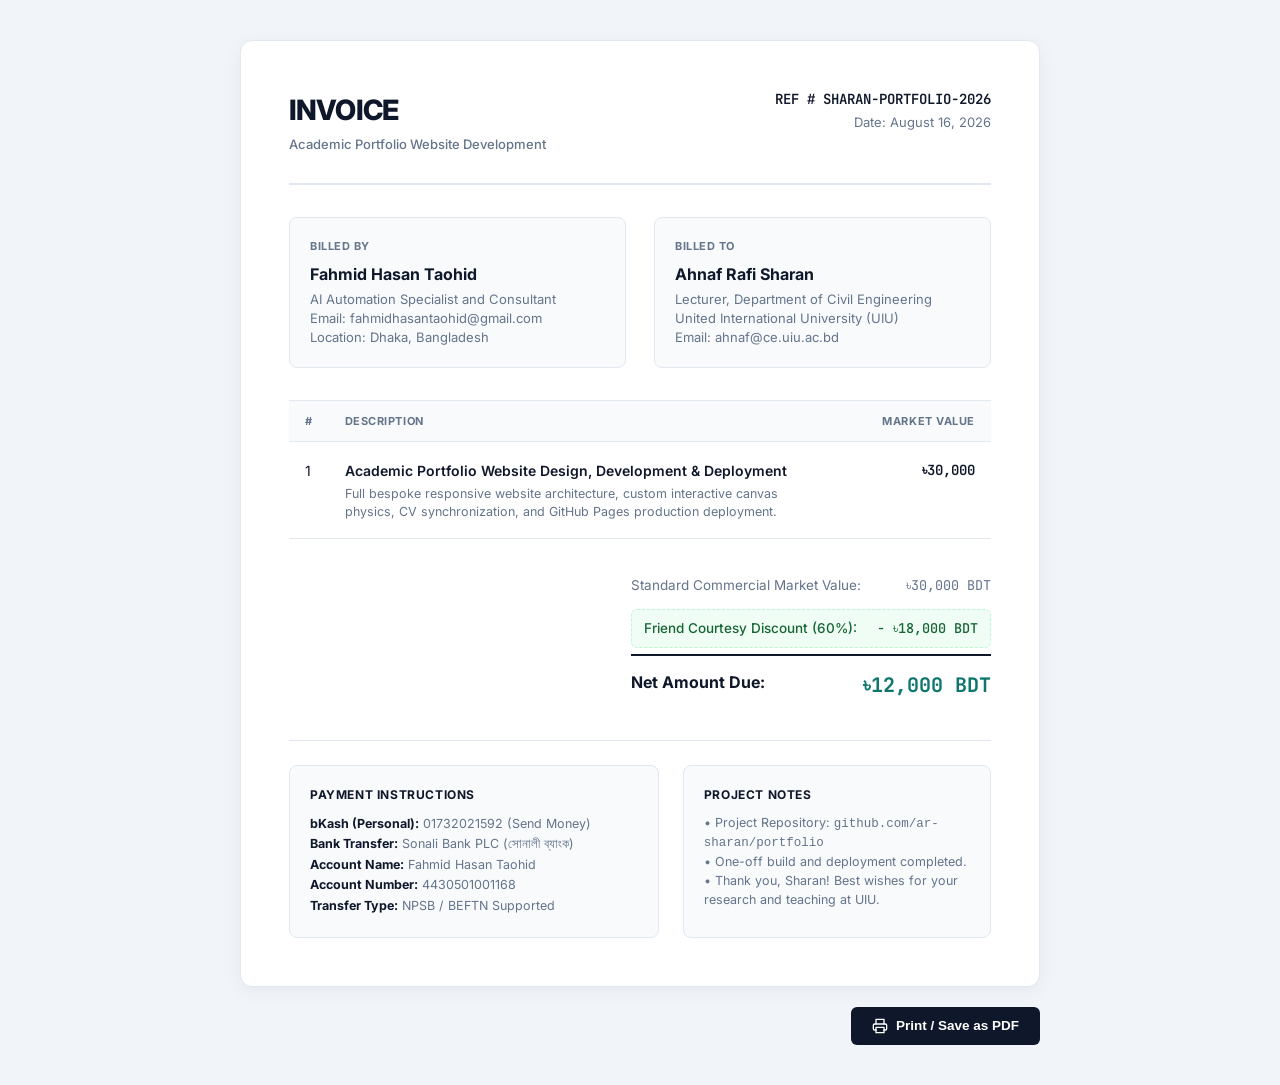
<file: receipt.html>
<!DOCTYPE html>
<html lang="en">
<head>
  <meta charset="UTF-8">
  <meta name="viewport" content="width=device-width, initial-scale=1.0">
  <title>Invoice — Ahnaf Rafi Sharan</title>
  <link rel="preconnect" href="https://fonts.googleapis.com">
  <link rel="preconnect" href="https://fonts.gstatic.com" crossorigin>
  <link href="https://fonts.googleapis.com/css2?family=Inter:wght@400;500;600;700&family=JetBrains+Mono:wght@400;500;600&display=swap" rel="stylesheet">
  <style>
    :root {
      --bg: #ffffff;
      --surface: #f8fafc;
      --text: #0f172a;
      --text-muted: #64748b;
      --border: #e2e8f0;
      --accent: #0f766e;
      --accent-dark: #115e59;
      --discount-bg: #f0fdf4;
      --discount-text: #166534;
      --discount-border: #bbf7d0;
    }

    * {
      box-sizing: border-box;
      margin: 0;
      padding: 0;
    }

    body {
      font-family: 'Inter', -apple-system, BlinkMacSystemFont, 'Segoe UI', Roboto, sans-serif;
      background-color: #f1f5f9;
      color: var(--text);
      line-height: 1.5;
      padding: 40px 20px;
      -webkit-font-smoothing: antialiased;
    }

    .invoice-container {
      max-width: 800px;
      margin: 0 auto;
      background: var(--bg);
      padding: 48px;
      border-radius: 12px;
      box-shadow: 0 4px 20px rgba(0, 0, 0, 0.05);
      border: 1px solid var(--border);
    }

    /* Header Bar */
    .invoice-header {
      display: flex;
      justify-content: space-between;
      align-items: flex-start;
      padding-bottom: 28px;
      border-bottom: 2px solid var(--border);
      margin-bottom: 32px;
    }

    .brand-title {
      font-size: 28px;
      font-weight: 800;
      color: var(--text);
      letter-spacing: -0.03em;
    }

    .brand-subtitle {
      font-size: 13px;
      color: var(--text-muted);
      margin-top: 4px;
      font-weight: 500;
    }

    .invoice-meta {
      text-align: right;
    }

    .invoice-id {
      font-family: 'JetBrains Mono', monospace;
      font-size: 14px;
      font-weight: 600;
      color: var(--text);
    }

    .invoice-date {
      font-size: 13px;
      color: var(--text-muted);
      margin-top: 3px;
    }

    /* Parties Section */
    .parties-grid {
      display: grid;
      grid-template-columns: 1fr 1fr;
      gap: 28px;
      margin-bottom: 32px;
    }

    .party-card {
      background: var(--surface);
      padding: 20px;
      border-radius: 8px;
      border: 1px solid var(--border);
    }

    .party-label {
      font-size: 11px;
      font-weight: 700;
      text-transform: uppercase;
      letter-spacing: 0.05em;
      color: var(--text-muted);
      margin-bottom: 8px;
    }

    .party-name {
      font-size: 16px;
      font-weight: 700;
      color: var(--text);
      margin-bottom: 4px;
    }

    .party-details {
      font-size: 13px;
      color: var(--text-muted);
      line-height: 1.45;
    }

    /* Table */
    .table-container {
      margin-bottom: 28px;
    }

    table {
      width: 100%;
      border-collapse: collapse;
      text-align: left;
    }

    th {
      font-size: 11px;
      font-weight: 700;
      text-transform: uppercase;
      letter-spacing: 0.05em;
      color: var(--text-muted);
      padding: 12px 16px;
      background: var(--surface);
      border-top: 1px solid var(--border);
      border-bottom: 1px solid var(--border);
    }

    th.col-amount {
      text-align: right;
    }

    td {
      padding: 18px 16px;
      border-bottom: 1px solid var(--border);
      font-size: 14px;
      vertical-align: top;
    }

    td.col-amount {
      text-align: right;
      font-family: 'JetBrains Mono', monospace;
      font-size: 14px;
      font-weight: 600;
      white-space: nowrap;
    }

    .item-title {
      font-weight: 600;
      color: var(--text);
      margin-bottom: 4px;
    }

    .item-desc {
      font-size: 12.5px;
      color: var(--text-muted);
      line-height: 1.4;
    }

    /* Summary Calculation Section */
    .summary-section {
      display: flex;
      justify-content: flex-end;
      margin-bottom: 32px;
    }

    .summary-box {
      width: 360px;
    }

    .summary-row {
      display: flex;
      justify-content: space-between;
      padding: 8px 0;
      font-size: 13.5px;
      color: var(--text-muted);
    }

    .summary-row.discount-row {
      color: var(--discount-text);
      background: var(--discount-bg);
      padding: 8px 12px;
      border-radius: 6px;
      border: 1px dashed var(--discount-border);
      font-weight: 500;
      margin: 6px 0;
    }

    .summary-row.total-row {
      border-top: 2px solid var(--text);
      padding-top: 14px;
      margin-top: 6px;
      font-size: 16px;
      font-weight: 700;
      color: var(--text);
    }

    .summary-value {
      font-family: 'JetBrains Mono', monospace;
    }

    .total-value {
      font-family: 'JetBrains Mono', monospace;
      font-size: 20px;
      color: var(--accent);
    }

    /* Payment & Notes Grid */
    .info-grid {
      display: grid;
      grid-template-columns: 1.2fr 1fr;
      gap: 24px;
      padding-top: 24px;
      border-top: 1px solid var(--border);
    }

    .info-card {
      background: var(--surface);
      padding: 20px;
      border-radius: 8px;
      border: 1px solid var(--border);
    }

    .info-title {
      font-size: 12px;
      font-weight: 700;
      text-transform: uppercase;
      letter-spacing: 0.05em;
      color: var(--text);
      margin-bottom: 10px;
      display: flex;
      align-items: center;
      gap: 6px;
    }

    .info-list {
      list-style: none;
      font-size: 12.5px;
      color: var(--text-muted);
      line-height: 1.65;
    }

    .info-list strong {
      color: var(--text);
    }

    .note-text {
      font-size: 12.5px;
      color: var(--text-muted);
      line-height: 1.5;
    }

    /* Actions Bar */
    .actions-bar {
      max-width: 800px;
      margin: 20px auto 0;
      display: flex;
      justify-content: flex-end;
      gap: 12px;
    }

    .btn {
      display: inline-flex;
      align-items: center;
      gap: 8px;
      padding: 10px 20px;
      border-radius: 6px;
      font-size: 13.5px;
      font-weight: 600;
      cursor: pointer;
      text-decoration: none;
      transition: all 0.15s ease;
      border: 1px solid transparent;
    }

    .btn-primary {
      background: var(--text);
      color: #ffffff;
    }

    .btn-primary:hover {
      background: #1e293b;
    }

    /* Print Styles */
    @media print {
      body {
        background: none;
        padding: 0;
      }

      .invoice-container {
        box-shadow: none;
        border: none;
        padding: 0;
        max-width: 100%;
      }

      .actions-bar {
        display: none;
      }

      @page {
        size: A4;
        margin: 15mm;
      }
    }
  </style>
</head>
<body>

  <div class="invoice-container">
    <!-- Header -->
    <div class="invoice-header">
      <div>
        <h1 class="brand-title">INVOICE</h1>
        <div class="brand-subtitle">Academic Portfolio Website Development</div>
      </div>
      <div class="invoice-meta">
        <div class="invoice-id">REF # SHARAN-PORTFOLIO-2026</div>
        <div class="invoice-date">Date: August 16, 2026</div>
      </div>
    </div>

    <!-- Parties -->
    <div class="parties-grid">
      <div class="party-card">
        <div class="party-label">Billed By</div>
        <div class="party-name">Fahmid Hasan Taohid</div>
        <div class="party-details">
          AI Automation Specialist and Consultant<br>
          Email: fahmidhasantaohid@gmail.com<br>
          Location: Dhaka, Bangladesh
        </div>
      </div>

      <div class="party-card">
        <div class="party-label">Billed To</div>
        <div class="party-name">Ahnaf Rafi Sharan</div>
        <div class="party-details">
          Lecturer, Department of Civil Engineering<br>
          United International University (UIU)<br>
          Email: ahnaf@ce.uiu.ac.bd
        </div>
      </div>
    </div>

    <!-- Line Items Table -->
    <div class="table-container">
      <table>
        <thead>
          <tr>
            <th style="width: 5%;">#</th>
            <th style="width: 70%;">Description</th>
            <th class="col-amount" style="width: 25%;">Market Value</th>
          </tr>
        </thead>
        <tbody>
          <tr>
            <td>1</td>
            <td>
              <div class="item-title">Academic Portfolio Website Design, Development & Deployment</div>
              <div class="item-desc">
                Full bespoke responsive website architecture, custom interactive canvas physics, CV synchronization, and GitHub Pages production deployment.
              </div>
            </td>
            <td class="col-amount">৳30,000</td>
          </tr>
        </tbody>
      </table>
    </div>

    <!-- Summary -->
    <div class="summary-section">
      <div class="summary-box">
        <div class="summary-row">
          <span>Standard Commercial Market Value:</span>
          <span class="summary-value">৳30,000 BDT</span>
        </div>
        <div class="summary-row discount-row">
          <span>Friend Courtesy Discount (60%):</span>
          <span class="summary-value">- ৳18,000 BDT</span>
        </div>
        <div class="summary-row total-row">
          <span>Net Amount Due:</span>
          <span class="total-value">৳12,000 BDT</span>
        </div>
      </div>
    </div>

    <!-- Info & Payment Instructions -->
    <div class="info-grid">
      <div class="info-card">
        <div class="info-title">
          <span>Payment Instructions</span>
        </div>
        <ul class="info-list">
          <li><strong>bKash (Personal):</strong> 01732021592 (Send Money)</li>
          <li><strong>Bank Transfer:</strong> Sonali Bank PLC (সোনালী ব্যাংক)</li>
          <li><strong>Account Name:</strong> Fahmid Hasan Taohid</li>
          <li><strong>Account Number:</strong> 4430501001168</li>
          <li><strong>Transfer Type:</strong> NPSB / BEFTN Supported</li>
        </ul>
      </div>

      <div class="info-card">
        <div class="info-title">
          <span>Project Notes</span>
        </div>
        <div class="note-text">
          • Project Repository: <code>github.com/ar-sharan/portfolio</code><br>
          • One-off build and deployment completed.<br>
          • Thank you, Sharan! Best wishes for your research and teaching at UIU.
        </div>
      </div>
    </div>
  </div>

  <!-- Print / Save as PDF Button -->
  <div class="actions-bar">
    <button class="btn btn-primary" onclick="window.print()">
      <svg width="16" height="16" viewBox="0 0 24 24" fill="none" stroke="currentColor" stroke-width="2" stroke-linecap="round" stroke-linejoin="round"><polyline points="6 9 6 2 18 2 18 9"></polyline><path d="M6 18H4a2 2 0 0 1-2-2v-5a2 2 0 0 1 2-2h16a2 2 0 0 1 2 2v5a2 2 0 0 1-2 2h-2"></path><rect x="6" y="14" width="12" height="8"></rect></svg>
      Print / Save as PDF
    </button>
  </div>

</body>
</html>
</file>
<file: styles.css>
/* ==========================================================================
   AHNAF RAFI SHARAN — ACADEMIC & CIVIL ENGINEERING PORTFOLIO STYLESHEET
   Design System: Civil Blueprint & Steel Navy (Executive Navy, Slate & Blueprint Cyan)
   Zero Pink / Purple / Magenta tones — 100% Professional Engineering Focus
   ========================================================================== */

/* --------------------------------------------------------------------------
   1. DESIGN TOKENS & CSS VARIABLES
   -------------------------------------------------------------------------- */
:root {
  /* Typography */
  --font-serif: 'Lora', Georgia, 'Times New Roman', serif;
  --font-sans: 'Inter', system-ui, -apple-system, BlinkMacSystemFont, 'Segoe UI', Roboto, sans-serif;
  --font-mono: 'JetBrains Mono', 'Fira Code', monospace;

  /* Color Palette — Civil Blueprint Light (Default) */
  --bg-page: #f8fafc;
  --bg-surface: #ffffff;
  --bg-surface-soft: #f1f5f9;
  --bg-surface-raised: #ffffff;
  --bg-glass: rgba(248, 250, 252, 0.88);

  --text-main: #0f172a;             /* Executive Slate Charcoal */
  --text-muted: #475569;            /* Steel Slate */
  --text-light: #64748b;            /* Muted Steel */
  
  --border-color: #cbd5e1;          /* Crisp Steel Border */
  --border-subtle: #e2e8f0;

  --accent-primary: #0f2b48;        /* Executive Deep Navy */
  --accent-hover: #1e3a5f;
  --accent-soft: #e0f2fe;           /* Blueprint Blue Tint */
  --accent-soft-hover: #bae6fd;

  --accent-cyan: #0284c7;           /* Blueprint Cyan */
  --accent-cyan-soft: #e0f2fe;

  --accent-teal: #0d9488;           /* Geospatial / ITS Teal */
  --accent-teal-soft: #ccfbf1;

  --accent-gold: #d97706;           /* Academic Amber Gold */
  --accent-gold-soft: #fef3c7;

  --shadow-sm: 0 2px 8px rgba(15, 23, 42, 0.06);
  --shadow-md: 0 8px 24px rgba(15, 23, 42, 0.1);
  --shadow-lg: 0 16px 40px rgba(15, 23, 42, 0.14);
  --shadow-glow: 0 0 25px rgba(2, 132, 199, 0.18);

  --radius-sm: 6px;
  --radius-md: 10px;
  --radius-lg: 18px;
  --radius-pill: 9999px;

  --transition-fast: 0.2s cubic-bezier(0.4, 0, 0.2, 1);
  --transition-normal: 0.35s cubic-bezier(0.4, 0, 0.2, 1);
  --transition-bounce: 0.5s cubic-bezier(0.34, 1.56, 0.64, 1);

  --nav-height: 72px;
}

/* Dark Theme Overrides — Deep Blueprint Midnight */
[data-theme="dark"] {
  --bg-page: #090e17;
  --bg-surface: #111827;
  --bg-surface-soft: #1e293b;
  --bg-surface-raised: #334155;
  --bg-glass: rgba(9, 14, 23, 0.88);

  --text-main: #f8fafc;
  --text-muted: #94a3b8;
  --text-light: #64748b;

  --border-color: #1e293b;
  --border-subtle: #0f172a;

  --accent-primary: #38bdf8;        /* Bright Blueprint Cyan for high dark contrast */
  --accent-hover: #7dd3fc;
  --accent-soft: #0c4a6e;
  --accent-soft-hover: #0369a1;

  --accent-cyan: #38bdf8;
  --accent-cyan-soft: #0c4a6e;

  --accent-teal: #2dd4bf;
  --accent-teal-soft: #134e4a;

  --accent-gold: #fbbf24;
  --accent-gold-soft: #451a03;

  --shadow-sm: 0 2px 8px rgba(0, 0, 0, 0.35);
  --shadow-md: 0 8px 24px rgba(0, 0, 0, 0.5);
  --shadow-lg: 0 16px 40px rgba(0, 0, 0, 0.65);
  --shadow-glow: 0 0 30px rgba(56, 189, 248, 0.25);
}

/* --------------------------------------------------------------------------
   2. RESET & BASE STYLES
   -------------------------------------------------------------------------- */
*, *::before, *::after {
  box-sizing: border-box;
  margin: 0;
  padding: 0;
}

html {
  scroll-behavior: smooth;
  font-size: 16px;
  -webkit-text-size-adjust: 100%;
}

body {
  font-family: var(--font-sans);
  background-color: var(--bg-page);
  color: var(--text-main);
  line-height: 1.65;
  overflow-x: hidden;
  transition: background-color var(--transition-normal), color var(--transition-normal);
}

/* Reusable alternate section surface. */
.section--surface-soft {
  background: var(--bg-surface-soft);
}

/* Scroll Progress Bar */
.scroll-progress {
  position: fixed;
  top: 0;
  left: 0;
  width: 0%;
  height: 3px;
  background: linear-gradient(90deg, var(--accent-cyan), var(--accent-teal), var(--accent-gold));
  z-index: 1000;
  transition: width 0.1s ease-out;
}

/* Container */
.container {
  width: 100%;
  max-width: 1200px;
  margin: 0 auto;
  padding: 0 1.5rem;
}

/* Typography Utilities */
h1, h2, h3, h4, h5, h6 {
  font-family: var(--font-serif);
  color: var(--text-main);
  font-weight: 600;
  line-height: 1.25;
  letter-spacing: -0.015em;
}

p {
  color: var(--text-muted);
}

a {
  color: var(--accent-cyan);
  text-decoration: none;
  transition: color var(--transition-fast);
}

a:hover {
  color: var(--accent-hover);
}

button {
  font-family: var(--font-sans);
  cursor: pointer;
  border: none;
  background: none;
}

/* Section Common Layout */
.section {
  padding: 6rem 0;
  position: relative;
}

.section-header {
  text-align: center;
  max-width: 720px;
  margin: 0 auto 2.5rem auto;
}

.section-header:has(.section-subtitle) {
  margin-bottom: 3.5rem;
}

.section-header > *:last-child {
  margin-bottom: 0;
}

.section-tag {
  display: inline-flex;
  align-items: center;
  gap: 0.5rem;
  font-size: 0.85rem;
  font-weight: 600;
  text-transform: uppercase;
  letter-spacing: 0.1em;
  color: var(--accent-cyan);
  background: var(--accent-soft);
  padding: 0.35rem 1rem;
  border-radius: var(--radius-pill);
  margin-bottom: 1rem;
  border: 1px solid var(--border-color);
}

.section-title {
  font-size: clamp(2.2rem, 4vw, 3.2rem);
  letter-spacing: -0.02em;
  margin-bottom: 1rem;
  position: relative;
}

.section-subtitle {
  font-size: 1.1rem;
  color: var(--text-muted);
}

/* --------------------------------------------------------------------------
   3. NAVIGATION BAR & BRAND AVATAR
   -------------------------------------------------------------------------- */
.navbar {
  position: fixed;
  top: 0;
  left: 0;
  right: 0;
  height: var(--nav-height);
  z-index: 900;
  transition: all var(--transition-normal);
}

.navbar.scrolled {
  background: var(--bg-glass);
  backdrop-filter: blur(16px);
  -webkit-backdrop-filter: blur(16px);
  box-shadow: var(--shadow-sm);
  border-bottom: 1px solid var(--border-color);
  height: 64px;
}

.nav-container {
  display: flex;
  align-items: center;
  justify-content: space-between;
  height: 100%;
}

.nav-brand {
  display: flex;
  align-items: center;
  gap: 0.75rem;
  text-decoration: none;
}


.brand-text {
  display: flex;
  flex-direction: column;
}

.brand-name {
  font-family: var(--font-serif);
  font-size: 1.25rem;
  font-weight: 700;
  color: var(--text-main);
  line-height: 1.1;
  white-space: nowrap;
}

.brand-highlight {
  color: var(--accent-cyan);
  transition: color var(--transition-fast);
}

.brand-name-short {
  display: none;
}

.brand-title {
  font-size: 0.75rem;
  color: var(--text-muted);
  font-weight: 500;
}

.nav-menu {
  display: flex;
  align-items: center;
  gap: 2rem;
  list-style: none;
}

.nav-link {
  font-size: 0.95rem;
  font-weight: 500;
  color: var(--text-muted);
  position: relative;
  padding: 0.4rem 0;
  transition: color var(--transition-fast);
}

.nav-link:hover, .nav-link.active {
  color: var(--accent-cyan);
}

.nav-link::after {
  content: '';
  position: absolute;
  bottom: 0;
  left: 0;
  width: 0;
  height: 2px;
  background: var(--accent-cyan);
  transition: width var(--transition-fast);
  border-radius: 2px;
}

.nav-link.active::after, .nav-link:hover::after {
  width: 100%;
}

.nav-actions {
  display: flex;
  align-items: center;
  gap: 0.75rem;
}

.btn-icon {
  width: 40px;
  height: 40px;
  border-radius: var(--radius-pill);
  display: flex;
  align-items: center;
  justify-content: center;
  color: var(--text-muted);
  background: var(--bg-surface-soft);
  border: 1px solid var(--border-color);
  transition: all var(--transition-fast);
}

.btn-icon:hover {
  color: var(--accent-cyan);
  background: var(--accent-soft);
  border-color: var(--accent-cyan);
  transform: translateY(-2px);
}

.cmd-badge {
  display: flex;
  align-items: center;
  gap: 0.4rem;
  padding: 0.4rem 0.8rem;
  border-radius: var(--radius-pill);
  background: var(--bg-surface-soft);
  border: 1px solid var(--border-color);
  color: var(--text-muted);
  font-size: 0.8rem;
  font-weight: 500;
  transition: all var(--transition-fast);
}

.cmd-badge:hover {
  border-color: var(--accent-cyan);
  color: var(--accent-cyan);
  background: var(--accent-soft);
}

.cmd-badge kbd {
  background: var(--bg-surface);
  border: 1px solid var(--border-color);
  border-radius: 4px;
  padding: 0.1rem 0.35rem;
  font-family: var(--font-mono);
  font-size: 0.7rem;
}

.nav-toggle {
  display: none;
  flex-direction: column;
  gap: 5px;
  width: 32px;
  height: 32px;
  justify-content: center;
  align-items: center;
}

.nav-toggle span {
  width: 22px;
  height: 2px;
  background: var(--text-main);
  transition: all var(--transition-fast);
  border-radius: 2px;
}

/* --------------------------------------------------------------------------
   4. HERO SECTION, BLUEPRINT GRID & ROUNDED SQUARE PORTRAIT FRAME
   -------------------------------------------------------------------------- */
.hero {
  min-height: 100vh;
  padding-top: calc(var(--nav-height) + 2rem);
  display: flex;
  align-items: center;
  position: relative;
  overflow: hidden;
}

/* Blueprint Grid Line Pattern */
.hero::before {
  content: '';
  position: absolute;
  inset: 0;
  background-size: 40px 40px;
  background-image: 
    linear-gradient(to right, rgba(2, 132, 199, 0.05) 1px, transparent 1px),
    linear-gradient(to bottom, rgba(2, 132, 199, 0.05) 1px, transparent 1px);
  pointer-events: none;
  z-index: 1;
}

[data-theme="dark"] .hero::before {
  background-image: 
    linear-gradient(to right, rgba(56, 189, 248, 0.08) 1px, transparent 1px),
    linear-gradient(to bottom, rgba(56, 189, 248, 0.08) 1px, transparent 1px);
}

#its-canvas {
  position: absolute;
  top: 0;
  left: 0;
  width: 100%;
  height: 100%;
  z-index: 2;
  pointer-events: none;
  opacity: 0.85;
}

.hero-grid {
  display: grid;
  grid-template-columns: minmax(0, 1.32fr) minmax(0, 0.88fr);
  gap: 2.75rem;
  align-items: center;
  position: relative;
  z-index: 3;
}

.hero-name {
  font-size: clamp(3rem, 5vw, 4.5rem);
  font-weight: 700;
  line-height: 1.1;
  margin-bottom: 1.25rem;
  color: var(--text-main);
  letter-spacing: -0.02em;
}

.hero-name .highlight {
  color: var(--accent-cyan);
  position: relative;
  display: inline-block;
}

.hero-byline {
  margin-bottom: 1.5rem;
  display: flex;
  flex-direction: column;
  gap: 0.35rem;
}

.hero-designation {
  font-size: 1.25rem;
  font-weight: 700;
  color: var(--text-main);
  letter-spacing: -0.015em;
  line-height: 1.3;
}

.hero-institution {
  display: inline-flex;
  align-items: center;
  gap: 0.55rem;
  font-size: 1.05rem;
  font-weight: 600;
  color: var(--accent-cyan);
  letter-spacing: -0.01em;
}

.hero-institution i {
  font-size: 0.95rem;
  opacity: 0.9;
}

.hero-interests {
  margin-bottom: 2rem;
  width: 100%;
  max-width: 680px;
  background: rgba(241, 245, 249, 0.65);
  border: 1px solid var(--border-subtle);
  border-left: 3.5px solid var(--accent-cyan);
  border-radius: var(--radius-md);
  padding: 1.1rem 1.4rem;
  box-shadow: 0 1px 4px rgba(15, 23, 42, 0.03);
}

[data-theme="dark"] .hero-interests {
  background: rgba(30, 41, 59, 0.45);
  border-color: rgba(51, 65, 85, 0.6);
  border-left-color: var(--accent-cyan);
}

.hero-interests-label {
  display: block;
  font-size: 0.73rem;
  font-weight: 700;
  text-transform: uppercase;
  letter-spacing: 0.09em;
  color: var(--text-light);
  margin-bottom: 0.75rem;
}

.hero-interests-list {
  display: grid;
  grid-template-columns: repeat(2, minmax(0, 1fr));
  gap: 0.65rem 1.75rem;
  list-style: none;
  margin: 0;
  padding: 0;
}

.interest-item {
  display: flex;
  align-items: center;
  gap: 0.5rem;
  font-size: 0.85rem;
  font-weight: 500;
  color: var(--text-main);
  line-height: 1.35;
  letter-spacing: -0.01em;
  white-space: nowrap;
  transition: color var(--transition-fast), transform var(--transition-fast);
}

.interest-item .item-marker {
  color: var(--accent-cyan);
  font-size: 0.95rem;
  line-height: 1;
  flex-shrink: 0;
}

.interest-item:hover {
  color: var(--accent-cyan);
  transform: translateX(2px);
}

.hero-cta {
  display: flex;
  flex-wrap: wrap;
  gap: 0.85rem;
  margin-bottom: 2.5rem;
}

.hero-cta .btn {
  padding: 0.8rem 1.4rem;
}

.btn {
  display: inline-flex;
  align-items: center;
  gap: 0.6rem;
  padding: 0.85rem 1.8rem;
  border-radius: var(--radius-md);
  font-size: 0.95rem;
  font-weight: 600;
  transition: all var(--transition-fast);
  text-decoration: none;
}

.btn-primary {
  background: linear-gradient(135deg, var(--accent-primary), var(--accent-cyan));
  color: #ffffff;
  box-shadow: var(--shadow-md), var(--shadow-glow);
}

[data-theme="dark"] .btn-primary {
  background: linear-gradient(135deg, #0284c7, #38bdf8);
  color: #0f172a;
}

.btn-primary:hover {
  transform: translateY(-3px);
  box-shadow: var(--shadow-lg), var(--shadow-glow);
  opacity: 0.95;
}

.btn-secondary {
  background: var(--bg-surface);
  color: var(--text-main);
  border: 1px solid var(--border-color);
  box-shadow: var(--shadow-sm);
}

.btn-secondary:hover {
  border-color: var(--accent-cyan);
  color: var(--accent-cyan);
  background: var(--accent-soft);
  transform: translateY(-3px);
}

/* Rounded Square Portrait Frame (24px Rounded Corners) */
.profile-frame {
  position: relative;
  border-radius: 24px;
  overflow: hidden;
  border: 3px solid var(--accent-cyan);
  box-shadow: var(--shadow-lg), var(--shadow-glow);
  background: var(--bg-surface-raised);
  max-width: 400px;
  margin: 0 auto;
  transition: transform var(--transition-normal), box-shadow var(--transition-normal);
}

.profile-frame:hover {
  transform: translateY(-6px) scale(1.015);
  box-shadow: 0 20px 50px rgba(2, 132, 199, 0.25);
}

.profile-img {
  width: 100%;
  height: 480px;
  object-fit: cover;
  object-position: center 15%;
  display: block;
}


/* --------------------------------------------------------------------------
   5. ABOUT & ACADEMIC BACKGROUND
   -------------------------------------------------------------------------- */
.academic-grid {
  display: grid;
  grid-template-columns: 1fr 1fr;
  gap: 2.5rem;
}

.timeline-card {
  background: var(--bg-surface);
  border: 1px solid var(--border-color);
  border-radius: var(--radius-lg);
  padding: 1.4rem;
  box-shadow: var(--shadow-sm);
  transition: transform var(--transition-fast), box-shadow var(--transition-fast);
}

.timeline-card:hover {
  transform: translateY(-3px);
  box-shadow: var(--shadow-md);
}

.timeline-title {
  font-size: 1.25rem;
  margin-bottom: 1.1rem;
  display: flex;
  align-items: center;
  gap: 0.6rem;
  color: var(--accent-cyan);
}

.timeline {
  position: relative;
  padding-left: 1.25rem;
}

.timeline::before {
  content: '';
  position: absolute;
  left: 0;
  top: 6px;
  bottom: 6px;
  width: 2px;
  background: var(--border-color);
}

.timeline-item {
  position: relative;
  padding-bottom: 1.25rem;
}

.timeline-item:last-child {
  padding-bottom: 0;
}

.timeline-dot {
  position: absolute;
  left: calc(-1.25rem - 5px);
  top: 5px;
  width: 11px;
  height: 11px;
  border-radius: 50%;
  background: var(--accent-cyan);
  border: 3px solid var(--bg-surface);
  box-shadow: 0 0 0 2px var(--accent-cyan);
}

.timeline-date {
  font-family: var(--font-mono);
  font-size: 0.76rem;
  font-weight: 600;
  color: var(--accent-gold);
  margin-bottom: 0.2rem;
}

.timeline-role {
  font-family: var(--font-serif);
  font-size: 1.05rem;
  font-weight: 700;
  color: var(--text-main);
  margin-bottom: 0.2rem;
  line-height: 1.35;
}

.timeline-org {
  font-size: 0.84rem;
  color: var(--text-muted);
  font-weight: 500;
  margin-bottom: 0.35rem;
}

.timeline-desc {
  font-size: 0.84rem;
  line-height: 1.55;
}

.courses-list {
  display: flex;
  flex-wrap: wrap;
  gap: 0.4rem;
  margin-top: 0.5rem;
}

.course-chip {
  font-size: 0.74rem;
  padding: 0.15rem 0.5rem;
  border-radius: var(--radius-pill);
  background: var(--bg-surface-soft);
  border: 1px solid var(--border-color);
  color: var(--text-muted);
}

/* Achievements & Community Row Grid */
.achievements-row-grid {
  display: grid;
  grid-template-columns: 1fr 1fr;
  gap: 2.5rem;
  margin-top: 2.5rem;
}

.achievements-card {
  background: var(--bg-surface);
  border: 1px solid var(--border-color);
  border-radius: var(--radius-lg);
  padding: 1.4rem;
  box-shadow: var(--shadow-sm);
  transition: transform var(--transition-fast), box-shadow var(--transition-fast);
  display: flex;
  flex-direction: column;
}

.achievements-card:hover {
  transform: translateY(-3px);
  box-shadow: var(--shadow-md);
}

.achievements-card-title {
  font-size: 1.25rem;
  margin-bottom: 1.1rem;
  display: flex;
  align-items: center;
  gap: 0.6rem;
  color: var(--accent-gold);
}

.achievements-grid {
  display: flex;
  flex-direction: column;
  gap: 1rem;
  flex: 1;
}

.achievement-item {
  display: flex;
  flex-direction: column;
  gap: 0.65rem;
  padding: 0.95rem;
  background: var(--bg-surface-soft);
  border: 1px solid var(--border-color);
  border-radius: var(--radius-md);
  transition: border-color var(--transition-fast), transform var(--transition-fast);
  flex: 1;
}

.achievement-item:hover {
  border-color: var(--accent-gold);
  transform: translateY(-2px);
}

.achievement-badge {
  display: inline-flex;
  align-items: center;
  gap: 0.35rem;
  font-family: var(--font-mono);
  font-size: 0.75rem;
  font-weight: 700;
  padding: 0.22rem 0.65rem;
  border-radius: var(--radius-pill);
  white-space: nowrap;
  align-self: flex-start;
}

.achievement-badge.runner-up {
  background: rgba(212, 175, 55, 0.15);
  color: var(--accent-gold);
  border: 1px solid rgba(212, 175, 55, 0.3);
}

.achievement-badge.third-place {
  background: rgba(45, 212, 191, 0.15);
  color: var(--accent-cyan);
  border: 1px solid rgba(45, 212, 191, 0.3);
}

.achievement-details {
  flex: 1;
}

.achievement-title {
  font-family: var(--font-serif);
  font-size: 1.05rem;
  font-weight: 700;
  color: var(--text-main);
  margin-bottom: 0.2rem;
}

.achievement-event {
  font-size: 0.82rem;
  font-weight: 600;
  color: var(--accent-cyan);
  margin-bottom: 0.3rem;
  display: flex;
  align-items: center;
  gap: 0.35rem;
}

.achievement-org {
  font-size: 0.8rem;
  color: var(--text-muted);
  line-height: 1.45;
  margin: 0;
  display: flex;
  align-items: flex-start;
  gap: 0.35rem;
}

.achievement-org i {
  margin-top: 0.15rem;
  flex-shrink: 0;
}

.community-card {
  margin-top: 0;
}

.community-title {
  color: var(--accent-teal);
}

.achievement-badge.community-badge {
  background: var(--accent-teal-soft);
  color: var(--accent-teal);
  border: 1px solid rgba(13, 148, 136, 0.3);
}

.cert-link {
  display: inline-flex;
  align-items: center;
  gap: 0.35rem;
  font-size: 0.76rem;
  font-weight: 600;
  color: var(--accent-cyan);
  background: var(--accent-cyan-soft);
  padding: 0.15rem 0.55rem;
  border-radius: var(--radius-pill);
  border: 1px solid rgba(2, 132, 199, 0.25);
  margin-left: 0.4rem;
  transition: all var(--transition-fast);
  text-decoration: none;
}

.cert-link:hover {
  background: var(--accent-cyan);
  color: #ffffff;
  border-color: var(--accent-cyan);
  transform: translateY(-1px);
}

.skill-badge.cert-badge {
  cursor: pointer;
  text-decoration: none;
  transition: all var(--transition-fast);
}

.skill-badge.cert-badge:hover {
  border-color: var(--accent-cyan);
  background: var(--accent-cyan-soft);
  transform: translateY(-2px);
  color: var(--accent-cyan);
}

.badge-cert-icon {
  font-size: 0.65rem;
  margin-left: 0.25rem;
  opacity: 0.75;
}

/* --------------------------------------------------------------------------
   6. TEACHING & ACADEMIA SECTION
   -------------------------------------------------------------------------- */
.teaching-grid {
  display: grid;
  grid-template-columns: repeat(3, 1fr);
  gap: 1.25rem;
}

.teaching-card {
  background: var(--bg-surface);
  border: 1px solid var(--border-color);
  border-radius: var(--radius-lg);
  padding: 1.25rem;
  box-shadow: var(--shadow-sm);
  position: relative;
  overflow: hidden;
  display: flex;
  flex-direction: column;
  transition: transform var(--transition-fast), box-shadow var(--transition-fast), border-color var(--transition-fast);
}

.teaching-card:hover {
  transform: translateY(-3px);
  box-shadow: var(--shadow-md);
  border-color: var(--accent-cyan);
}

.teaching-card::before {
  content: '';
  position: absolute;
  top: 0;
  left: 0;
  right: 0;
  height: 3px;
  background: linear-gradient(90deg, var(--accent-cyan), var(--accent-teal));
  opacity: 0;
  transition: opacity var(--transition-fast);
}

.teaching-card:hover::before {
  opacity: 1;
}

.teaching-card-header {
  display: flex;
  align-items: center;
  justify-content: space-between;
  gap: 0.5rem;
  margin-bottom: 0.65rem;
}

.teaching-code {
  font-family: var(--font-mono);
  font-size: 0.78rem;
  color: var(--accent-cyan);
  font-weight: 700;
  letter-spacing: 0.04em;
  background: var(--accent-soft);
  padding: 0.2rem 0.55rem;
  border-radius: var(--radius-sm);
  border: 1px solid rgba(2, 132, 199, 0.18);
  display: inline-flex;
  align-items: center;
}

.teaching-type-badge {
  font-size: 0.72rem;
  font-weight: 600;
  padding: 0.2rem 0.55rem;
  border-radius: var(--radius-pill);
  display: inline-flex;
  align-items: center;
  gap: 0.35rem;
  letter-spacing: 0.02em;
}

.teaching-type-badge i {
  font-size: 0.65rem;
}

.teaching-type-badge.badge--lab {
  background: var(--accent-teal-soft);
  color: var(--accent-teal);
  border: 1px solid rgba(13, 148, 136, 0.25);
}

.teaching-type-badge.badge--theory {
  background: var(--bg-surface-soft);
  color: var(--text-muted);
  border: 1px solid var(--border-color);
}

.teaching-title {
  font-family: var(--font-serif);
  font-size: 1.08rem;
  font-weight: 600;
  margin-bottom: 0.35rem;
  line-height: 1.35;
  color: var(--text-main);
}

.teaching-institution {
  font-size: 0.8rem;
  color: var(--text-muted);
  font-weight: 500;
  margin-bottom: 0.85rem;
  display: flex;
  align-items: center;
  gap: 0.4rem;
}

.teaching-institution i {
  color: var(--accent-teal);
  font-size: 0.75rem;
}

.teaching-tags {
  display: flex;
  flex-wrap: wrap;
  gap: 0.35rem;
  margin-top: auto;
  padding-top: 0.65rem;
  border-top: 1px dashed var(--border-subtle);
}

.teaching-tag {
  font-size: 0.72rem;
  color: var(--text-muted);
  background: var(--bg-surface-soft);
  padding: 0.2rem 0.5rem;
  border-radius: var(--radius-sm);
  border: 1px solid var(--border-subtle);
  font-weight: 500;
  transition: color var(--transition-fast), border-color var(--transition-fast);
}

.teaching-card:hover .teaching-tag {
  border-color: var(--border-color);
  color: var(--text-main);
}

/* --------------------------------------------------------------------------
   7. RESEARCH & PUBLICATIONS SECTION
   -------------------------------------------------------------------------- */
.filter-bar {
  display: flex;
  justify-content: center;
  flex-wrap: wrap;
  gap: 0.75rem;
  margin-bottom: 3rem;
}

.filter-btn {
  padding: 0.6rem 1.4rem;
  border-radius: var(--radius-pill);
  font-size: 0.9rem;
  font-weight: 500;
  background: var(--bg-surface);
  border: 1px solid var(--border-color);
  color: var(--text-muted);
  transition: all var(--transition-fast);
}

.filter-btn:hover, .filter-btn.active {
  background: var(--accent-cyan);
  color: #ffffff;
  border-color: var(--accent-cyan);
  box-shadow: var(--shadow-sm);
}

[data-theme="dark"] .filter-btn:hover, [data-theme="dark"] .filter-btn.active {
  color: #0f172a;
}

/* --------------------------------------------------------------------------
   HORIZONTAL CAROUSEL SYSTEM
   -------------------------------------------------------------------------- */
.carousel-wrapper {
  position: relative;
  width: 100%;
}

.carousel-header-controls {
  display: flex;
  justify-content: space-between;
  align-items: center;
  margin-bottom: 1.5rem;
  gap: 1rem;
  flex-wrap: wrap;
}

.carousel-header-controls .filter-bar {
  margin-bottom: 0;
}

.carousel-header-controls.right-aligned {
  justify-content: flex-end;
}

.carousel-nav-btns {
  display: flex;
  align-items: center;
  gap: 0.6rem;
}

.carousel-btn {
  width: 42px;
  height: 42px;
  border-radius: var(--radius-pill);
  border: 1px solid var(--border-color);
  background: var(--bg-surface);
  color: var(--text-main);
  display: inline-flex;
  align-items: center;
  justify-content: center;
  font-size: 0.95rem;
  cursor: pointer;
  box-shadow: var(--shadow-sm);
  transition: transform 0.2s cubic-bezier(0.2, 0, 0, 1), background-color 0.2s ease, border-color 0.2s ease, color 0.2s ease, opacity 0.2s ease, box-shadow 0.2s ease;
}

.carousel-btn:hover {
  background: var(--accent-cyan);
  color: #ffffff;
  border-color: var(--accent-cyan);
  transform: translateY(-2px);
  box-shadow: var(--shadow-md);
}

[data-theme="dark"] .carousel-btn:hover {
  color: #0f172a;
}

.carousel-btn:active {
  transform: scale(0.94);
}

.carousel-btn:disabled {
  opacity: 0.3;
  cursor: not-allowed;
  transform: none;
  box-shadow: none;
  pointer-events: none;
}

.carousel-container {
  overflow-x: auto;
  scroll-behavior: smooth;
  scroll-snap-type: x mandatory;
  -webkit-overflow-scrolling: touch;
  overscroll-behavior-x: contain;
  scrollbar-width: none;
  -ms-overflow-style: none;
  padding: 0.5rem 0.25rem 1.25rem 0.25rem;
  margin: -0.5rem -0.25rem 0 -0.25rem;
  touch-action: pan-x pan-y pinch-zoom;
  will-change: scroll-position;
}

@media (pointer: fine) {
  .carousel-container {
    cursor: grab;
  }
}

.carousel-container::-webkit-scrollbar {
  display: none;
}

.carousel-container.is-dragging,
.carousel-container.grabbing {
  cursor: grabbing !important;
  scroll-behavior: auto !important;
  scroll-snap-type: none !important;
  user-select: none !important;
  -webkit-user-select: none !important;
}

.carousel-track {
  display: flex !important;
  flex-direction: row !important;
  flex-wrap: nowrap !important;
  gap: 1.5rem !important;
  width: 100%;
  will-change: transform;
}

.pub-list.carousel-track .pub-card,
.projects-grid.carousel-track .project-card,
.teaching-grid.carousel-track .teaching-card {
  flex: 0 0 calc(34% - 0.85rem);
  min-width: 290px;
  scroll-snap-align: start;
  scroll-snap-stop: normal;
  flex-direction: column !important;
  justify-content: space-between !important;
  grid-template-columns: none !important;
  margin: 0;
  box-sizing: border-box;
  height: auto;
  backface-visibility: hidden;
  transition: transform 0.25s cubic-bezier(0.2, 0, 0, 1), box-shadow 0.25s cubic-bezier(0.2, 0, 0, 1), border-color 0.25s ease, background-color 0.25s ease;
}

.carousel-dots {
  display: flex;
  align-items: center;
  justify-content: center;
  gap: 0.5rem;
  margin-top: 1rem;
}

.carousel-dot {
  position: relative;
  width: 36px;
  height: 36px;
  margin: -6px;
  border-radius: 50%;
  background: transparent;
  border: none;
  cursor: pointer;
  padding: 0;
  display: inline-flex;
  align-items: center;
  justify-content: center;
  transition: opacity 0.2s ease;
}

.carousel-dot::before {
  content: '';
  display: block;
  width: 8px;
  height: 8px;
  border-radius: 50%;
  background: var(--border-color);
  transition: width 0.3s cubic-bezier(0.16, 1, 0.3, 1), background-color 0.25s ease, border-radius 0.25s ease;
}

.carousel-dot.active::before {
  width: 24px;
  border-radius: var(--radius-pill);
  background: var(--accent-cyan);
}

.carousel-dot:not(.active):hover::before {
  background: var(--text-light);
}

.carousel-dot:focus-visible {
  outline: 2px solid var(--accent-cyan);
  outline-offset: 2px;
}

@media (max-width: 992px) {
  .pub-list.carousel-track .pub-card,
  .projects-grid.carousel-track .project-card,
  .teaching-grid.carousel-track .teaching-card {
    flex: 0 0 calc(52% - 0.75rem);
    min-width: 270px;
  }
}

@media (max-width: 640px) {
  .pub-list.carousel-track .pub-card,
  .projects-grid.carousel-track .project-card,
  .teaching-grid.carousel-track .teaching-card {
    flex: 0 0 calc(88% - 0.5rem);
    min-width: 260px;
  }
}

.pub-list {
  display: flex;
  flex-direction: column;
  gap: 1.25rem;
}

.pub-card {
  background: var(--bg-surface);
  border: 1px solid var(--border-color);
  border-radius: var(--radius-lg);
  padding: 1.35rem;
  box-shadow: var(--shadow-sm);
  transition: transform 0.25s cubic-bezier(0.2, 0, 0, 1), box-shadow 0.25s cubic-bezier(0.2, 0, 0, 1), border-color 0.25s ease;
  display: flex;
  flex-direction: column;
  justify-content: space-between;
  gap: 1rem;
}

.pub-card.is-filtered-out,
.teaching-card.is-filtered-out,
.project-card.is-filtered-out {
  display: none !important;
}

.pub-card:hover {
  transform: translateY(-3px);
  box-shadow: var(--shadow-md);
  border-color: var(--accent-cyan);
}

.pub-meta {
  display: flex;
  align-items: center;
  gap: 0.6rem;
  margin-bottom: 0.4rem;
}

.pub-type {
  font-size: 0.72rem;
  font-weight: 700;
  text-transform: uppercase;
  letter-spacing: 0.04em;
  padding: 0.2rem 0.6rem;
  border-radius: var(--radius-pill);
}

.pub-type.journal {
  background: var(--accent-soft);
  color: var(--accent-cyan);
}

.pub-type.conference {
  background: var(--accent-gold-soft);
  color: var(--accent-gold);
}

.pub-year {
  font-family: var(--font-mono);
  font-size: 0.8rem;
  color: var(--text-light);
  font-weight: 600;
}

.pub-title {
  font-size: clamp(1.05rem, 2vw, 1.18rem);
  margin-bottom: 0.4rem;
  line-height: 1.35;
}

.pub-authors {
  font-size: 0.85rem;
  color: var(--text-muted);
  margin-bottom: 0.4rem;
  line-height: 1.45;
}

.pub-authors strong {
  color: var(--accent-cyan);
  font-weight: 600;
}

.pub-venue {
  font-family: var(--font-serif);
  font-size: 0.88rem;
  font-style: italic;
  color: var(--text-main);
  margin-bottom: 0.6rem;
  line-height: 1.4;
}

.pub-actions {
  display: flex;
  flex-wrap: wrap;
  align-items: center;
  gap: 0.5rem;
  margin-top: 0.6rem;
}

.btn-sm {
  padding: 0.32rem 0.75rem;
  font-size: 0.78rem;
  border-radius: var(--radius-md);
}

/* --------------------------------------------------------------------------
   8. FEATURED ACADEMIC PROJECT
   -------------------------------------------------------------------------- */
.project-single-container {
  max-width: 860px;
  margin: 0 auto;
  width: 100%;
}

.projects-grid {
  display: grid;
  grid-template-columns: repeat(auto-fit, minmax(290px, 1fr));
  gap: 1.25rem;
}

.project-card {
  background: var(--bg-surface);
  border: 1px solid var(--border-color);
  border-radius: var(--radius-lg);
  padding: 1.35rem;
  box-shadow: var(--shadow-sm);
  display: flex;
  flex-direction: column;
  justify-content: space-between;
  gap: 1rem;
  transition: transform 0.25s cubic-bezier(0.2, 0, 0, 1), box-shadow 0.25s cubic-bezier(0.2, 0, 0, 1), border-color 0.25s ease;
}

.project-card--standalone {
  padding: 1.85rem 2rem;
  border-left: 3px solid var(--accent-cyan);
}

.project-card:hover {
  transform: translateY(-3px);
  box-shadow: var(--shadow-md);
  border-color: var(--accent-cyan);
}

.project-category {
  font-family: var(--font-mono);
  font-size: 0.72rem;
  color: var(--accent-teal);
  text-transform: uppercase;
  letter-spacing: 0.04em;
  margin-bottom: 0.35rem;
  font-weight: 600;
  display: inline-flex;
  align-items: center;
  gap: 0.4rem;
}

.project-title {
  font-size: clamp(1.1rem, 2.2vw, 1.3rem);
  margin-bottom: 0.5rem;
  line-height: 1.35;
  color: var(--text-main);
}

.project-desc {
  font-size: 0.9rem;
  color: var(--text-muted);
  line-height: 1.6;
  margin-bottom: 0.9rem;
}

.project-tools {
  display: flex;
  flex-wrap: wrap;
  gap: 0.45rem;
  margin-bottom: 1rem;
}

.tool-tag {
  font-size: 0.75rem;
  padding: 0.2rem 0.6rem;
  border-radius: var(--radius-sm);
  background: var(--bg-surface-soft);
  border: 1px solid var(--border-color);
  color: var(--text-muted);
  font-family: var(--font-mono);
  display: inline-flex;
  align-items: center;
  gap: 0.35rem;
}

/* --------------------------------------------------------------------------
   9. SKILLS & TOOLKIT SECTION
   -------------------------------------------------------------------------- */
.skills-grid {
  display: grid;
  grid-template-columns: repeat(auto-fit, minmax(260px, 1fr));
  gap: 1.25rem;
}

.skill-category {
  background: var(--bg-surface);
  border: 1px solid var(--border-color);
  border-radius: var(--radius-lg);
  padding: 1.35rem;
  box-shadow: var(--shadow-sm);
}

.category-title {
  font-size: 1.1rem;
  margin-bottom: 0.85rem;
  color: var(--accent-cyan);
  display: flex;
  align-items: center;
  gap: 0.45rem;
}

.skills-tags {
  display: flex;
  flex-wrap: wrap;
  gap: 0.45rem;
}

.skill-badge {
  display: inline-flex;
  align-items: center;
  gap: 0.35rem;
  padding: 0.35rem 0.75rem;
  border-radius: var(--radius-md);
  background: var(--bg-surface-soft);
  border: 1px solid var(--border-color);
  font-size: 0.8rem;
  font-weight: 500;
  color: var(--text-main);
  transition: all var(--transition-fast);
}

.skill-badge:hover {
  background: var(--accent-soft);
  border-color: var(--accent-cyan);
  color: var(--accent-cyan);
  transform: translateY(-2px);
}

.skill-badge i {
  color: var(--accent-gold);
}

/* --------------------------------------------------------------------------
   10. CONTACT SECTION
   -------------------------------------------------------------------------- */
.contact-grid {
  display: grid;
  grid-template-columns: 0.8fr 1.2fr;
  gap: 2.5rem;
}

.contact-info {
  display: flex;
  flex-direction: column;
  gap: 1rem;
}

.contact-card {
  background: var(--bg-surface);
  border: 1px solid var(--border-color);
  border-radius: var(--radius-lg);
  padding: 1.1rem 1.25rem;
  display: flex;
  align-items: center;
  gap: 1rem;
  box-shadow: var(--shadow-sm);
  transition: all var(--transition-fast);
  text-decoration: none;
}

.contact-card:hover {
  border-color: var(--accent-cyan);
  transform: translateY(-3px);
  box-shadow: var(--shadow-md);
}

.contact-icon {
  width: 42px;
  height: 42px;
  border-radius: 10px;
  background: var(--accent-soft);
  color: var(--accent-cyan);
  display: flex;
  align-items: center;
  justify-content: center;
  font-size: 1.1rem;
  flex-shrink: 0;
}

.contact-details h4 {
  font-family: var(--font-sans);
  font-size: 0.95rem;
  font-weight: 600;
  color: var(--text-main);
}

.contact-details p {
  font-size: 0.85rem;
  color: var(--text-muted);
}

.contact-form-container {
  background: var(--bg-surface);
  border: 1px solid var(--border-color);
  border-radius: var(--radius-lg);
  padding: 2.5rem;
  box-shadow: var(--shadow-md);
}

.form-group {
  margin-bottom: 1.5rem;
}

.form-label {
  display: block;
  font-size: 0.88rem;
  font-weight: 600;
  color: var(--text-main);
  margin-bottom: 0.5rem;
}

.form-control {
  width: 100%;
  padding: 0.8rem 1rem;
  border-radius: var(--radius-md);
  border: 1px solid var(--border-color);
  background: var(--bg-surface-soft);
  color: var(--text-main);
  font-family: var(--font-sans);
  font-size: 0.95rem;
  transition: all var(--transition-fast);
}

.form-control:focus {
  outline: none;
  border-color: var(--accent-cyan);
  box-shadow: 0 0 0 3px var(--accent-soft);
}

textarea.form-control {
  min-height: 130px;
  resize: vertical;
}

/* --------------------------------------------------------------------------
   11. FOOTER & MODALS
   -------------------------------------------------------------------------- */
.footer {
  padding: 2.75rem 0 2.25rem;
  border-top: 1px solid var(--border-color);
  background: var(--bg-surface-soft);
  text-align: center;
}

.footer-content {
  display: flex;
  flex-direction: column;
  align-items: center;
  gap: 0.75rem;
}

.footer-brand {
  font-family: var(--font-serif);
  font-size: 1.25rem;
  font-weight: 700;
  color: var(--text-main);
  line-height: 1.2;
}

.footer-subtitle {
  font-size: 0.85rem;
  color: var(--text-muted);
  margin: 0;
  line-height: 1.4;
}

.footer-socials {
  display: flex;
  gap: 0.75rem;
  margin-top: 0.35rem;
}

.footer-copyright {
  font-size: 0.8rem;
  color: var(--text-light);
  margin: 0.5rem 0 0;
}

/* Modal Styling (BibTeX & Cmd+K) */
.modal-overlay {
  position: fixed;
  inset: 0;
  background: rgba(0, 0, 0, 0.65);
  backdrop-filter: blur(8px);
  z-index: 1000;
  display: flex;
  align-items: center;
  justify-content: center;
  padding: 1.5rem;
  opacity: 0;
  pointer-events: none;
  transition: opacity var(--transition-fast);
}

.modal-overlay.active {
  opacity: 1;
  pointer-events: auto;
}

.modal-card {
  background: var(--bg-surface);
  border: 1px solid var(--border-color);
  border-radius: var(--radius-lg);
  width: 100%;
  max-width: 600px;
  padding: 2rem;
  box-shadow: var(--shadow-lg);
  transform: translateY(20px) scale(0.95);
  transition: transform var(--transition-fast);
}

.modal-overlay.active .modal-card {
  transform: translateY(0) scale(1);
}

.modal-header {
  display: flex;
  align-items: center;
  justify-content: space-between;
  margin-bottom: 1.5rem;
}

.modal-title {
  font-size: 1.4rem;
  color: var(--accent-cyan);
}

.modal-close {
  width: 32px;
  height: 32px;
  border-radius: 50%;
  display: flex;
  align-items: center;
  justify-content: center;
  color: var(--text-muted);
  background: var(--bg-surface-soft);
}

.modal-close:hover {
  color: var(--accent-cyan);
  background: var(--accent-soft);
}

.bibtex-code {
  background: var(--bg-surface-soft);
  border: 1px solid var(--border-color);
  border-radius: var(--radius-md);
  padding: 1.25rem;
  font-family: var(--font-mono);
  font-size: 0.85rem;
  color: var(--text-main);
  white-space: pre-wrap;
  word-break: break-all;
  max-height: 280px;
  overflow-y: auto;
  margin-bottom: 1.5rem;
}

/* Command Palette Specific */
.cmd-input-wrapper {
  display: flex;
  align-items: center;
  gap: 0.75rem;
  padding: 0.8rem 1rem;
  border-bottom: 1px solid var(--border-color);
  margin-bottom: 1rem;
}

.cmd-input-wrapper i {
  color: var(--accent-cyan);
}

.cmd-input {
  width: 100%;
  border: none;
  background: none;
  color: var(--text-main);
  font-size: 1.1rem;
  font-family: var(--font-sans);
}

.cmd-input:focus {
  outline: none;
}

.cmd-results {
  list-style: none;
  max-height: 300px;
  overflow-y: auto;
  display: flex;
  flex-direction: column;
  gap: 0.4rem;
}

.cmd-results > li {
  display: contents;
}

.cmd-item {
  width: 100%;
  appearance: none;
  border: 0;
  background: transparent;
  font: inherit;
  text-align: left;
  padding: 0.75rem 1rem;
  border-radius: var(--radius-md);
  display: flex;
  align-items: center;
  justify-content: space-between;
  cursor: pointer;
  transition: background var(--transition-fast);
  color: var(--text-main);
}

.cmd-item:hover, .cmd-item.selected {
  background: var(--accent-soft);
  color: var(--accent-cyan);
  border-left: 3px solid var(--accent-cyan);
  padding-left: calc(1rem - 3px);
}

.cmd-item-info {
  display: flex;
  align-items: center;
  gap: 0.75rem;
  font-size: 0.95rem;
}

/* Modal Responsiveness & Max Height */
.modal-card {
  max-height: 85vh;
  overflow-y: auto;
}

/* Touch Targets Optimization */
.btn-icon, .nav-toggle, .filter-btn, .cmd-badge {
  min-height: 42px;
  min-width: 42px;
}

/* --------------------------------------------------------------------------
   12. RESPONSIVE BREAKPOINTS & VIEWPORT ADAPTATION
   -------------------------------------------------------------------------- */
@media (min-width: 1440px) {
  .container {
    max-width: 1320px;
  }
}

@media (max-width: 992px) {
  .hero-grid {
    grid-template-columns: 1fr;
    gap: 2.5rem;
  }

  .hero-visual {
    order: -1;
  }

  .hero-content {
    display: flex;
    flex-direction: column;
    align-items: center;
    text-align: center;
  }

  .hero-byline {
    align-items: center;
    text-align: center;
  }

  .hero-institution {
    justify-content: center;
  }

  .hero-interests {
    margin-left: auto;
    margin-right: auto;
    text-align: left;
  }

  .hero-cta {
    justify-content: center;
  }

  .profile-frame {
    max-width: 280px;
  }

  .profile-img {
    height: 320px;
  }

  .academic-grid,
  .achievements-row-grid {
    grid-template-columns: 1fr;
    gap: 1.5rem;
  }

  .teaching-grid {
    grid-template-columns: repeat(2, 1fr);
  }

  .contact-grid {
    grid-template-columns: 1fr;
  }
}

@media (max-width: 768px) {
  .nav-menu {
    position: fixed;
    top: var(--nav-height);
    left: 0;
    right: 0;
    background: var(--bg-surface);
    border-bottom: 1px solid var(--border-color);
    flex-direction: column;
    padding: 2rem 1.5rem;
    gap: 1.25rem;
    transform: translateY(-100%);
    opacity: 0;
    pointer-events: none;
    transition: all var(--transition-normal);
    box-shadow: var(--shadow-lg);
    max-height: calc(100vh - var(--nav-height));
    overflow-y: auto;
  }

  .nav-menu.active {
    transform: translateY(0);
    opacity: 1;
    pointer-events: auto;
  }

  .nav-toggle {
    display: flex;
  }

  /* Animated Hamburger to X */
  .nav-toggle.active span:nth-child(1) {
    transform: translateY(7px) rotate(45deg);
  }
  .nav-toggle.active span:nth-child(2) {
    opacity: 0;
  }
  .nav-toggle.active span:nth-child(3) {
    transform: translateY(-7px) rotate(-45deg);
  }

  .cmd-badge {
    display: none;
  }

  .brand-name-full {
    display: none;
  }

  .brand-name-short {
    display: inline;
  }

  .brand-name {
    font-size: 1.12rem;
  }

  .nav-actions {
    gap: 0.4rem;
  }

  .pub-card {
    grid-template-columns: 1fr;
  }

  .pub-actions {
    width: 100%;
  }

  .pub-actions .btn {
    flex: 0 1 auto;
    font-size: 0.76rem;
    padding: 0.3rem 0.65rem;
  }

  .timeline-card,
  .achievements-card,
  .teaching-card,
  .pub-card,
  .project-card,
  .skill-category,
  .trb-spotlight-card {
    padding: 1.15rem;
  }

  .hero-interests-list {
    grid-template-columns: 1fr;
    gap: 0.6rem;
  }

  .interest-item {
    white-space: normal;
  }
}

@media (max-width: 576px) {
  .profile-frame {
    max-width: 240px;
  }

  .profile-img {
    height: 280px;
  }

  .hero-name {
    font-size: clamp(2.4rem, 9vw, 3.2rem);
  }

  .hero-interests {
    padding: 0.85rem 1rem;
  }

  .hero-cta {
    flex-direction: column;
    width: 100%;
  }

  .hero-cta .btn {
    width: 100%;
    justify-content: center;
  }

  .nav-brand {
    gap: 0;
  }

  .brand-name {
    font-size: 1.05rem;
  }

  .brand-title {
    display: none;
  }

  .nav-actions {
    gap: 0.35rem;
  }

  .nav-actions .btn-icon {
    width: 35px;
    height: 35px;
    font-size: 0.88rem;
  }

  .nav-actions .btn.btn-sm {
    padding: 0.32rem 0.6rem;
    font-size: 0.78rem;
    gap: 0.3rem;
  }

  .nav-toggle {
    width: 35px;
    height: 35px;
  }

  .filter-bar {
    width: 100%;
  }

  .filter-btn {
    flex: 1 1 auto;
    text-align: center;
  }

  .teaching-grid {
    grid-template-columns: 1fr;
    gap: 1rem;
  }
}

@media (max-width: 380px) {
  .nav-container {
    padding-left: 0.65rem;
    padding-right: 0.65rem;
  }

  .nav-actions {
    gap: 0.25rem;
  }

  .nav-actions .btn-icon {
    width: 32px;
    height: 32px;
    font-size: 0.8rem;
  }

  .nav-actions .btn.btn-sm {
    padding: 0.28rem 0.45rem;
    font-size: 0.74rem;
    gap: 0.25rem;
  }

  .nav-toggle {
    width: 32px;
    height: 32px;
  }

  .brand-name {
    font-size: 0.98rem;
  }
}

/* --------------------------------------------------------------------------
   FEATURED TRB 2026 CONFERENCE SPOTLIGHT CARD
   -------------------------------------------------------------------------- */
.trb-spotlight-card {
  background: linear-gradient(135deg, rgba(2, 132, 199, 0.05) 0%, rgba(15, 43, 72, 0.03) 100%);
  border: 1.5px solid var(--accent-cyan);
  border-radius: var(--radius-lg);
  padding: 1.45rem;
  margin-bottom: 2rem;
  box-shadow: var(--shadow-md);
  position: relative;
  overflow: hidden;
  transition: transform var(--transition-normal), box-shadow var(--transition-normal);
}

[data-theme="dark"] .trb-spotlight-card {
  background: linear-gradient(135deg, rgba(56, 189, 248, 0.08) 0%, rgba(17, 24, 39, 0.6) 100%);
  border-color: rgba(56, 189, 248, 0.4);
}

.trb-spotlight-card:hover {
  transform: translateY(-3px);
  box-shadow: var(--shadow-glow), var(--shadow-lg);
}

.spotlight-header {
  display: flex;
  flex-wrap: wrap;
  justify-content: space-between;
  align-items: center;
  gap: 0.75rem;
  margin-bottom: 0.75rem;
}

.spotlight-badge {
  display: inline-flex;
  align-items: center;
  gap: 0.4rem;
  background: var(--accent-gold-soft);
  color: var(--accent-gold);
  font-weight: 700;
  font-size: 0.76rem;
  text-transform: uppercase;
  letter-spacing: 0.04em;
  padding: 0.25rem 0.7rem;
  border-radius: var(--radius-pill);
}

.spotlight-venue {
  font-family: var(--font-mono);
  font-size: 0.78rem;
  color: var(--accent-cyan);
  font-weight: 600;
}

.conf-title {
  font-family: var(--font-sans);
  font-weight: 600;
  font-size: 0.8rem;
  color: var(--text-muted);
  text-transform: uppercase;
  letter-spacing: 0.03em;
  display: block;
  margin-bottom: 0.25rem;
}

.spotlight-paper-title {
  font-family: var(--font-serif);
  font-size: clamp(1.15rem, 2.2vw, 1.35rem);
  line-height: 1.35;
  color: var(--text-main);
  margin-bottom: 0.45rem;
}

.spotlight-authors {
  font-size: 0.86rem;
  color: var(--text-muted);
  margin-bottom: 0.65rem;
}

.spotlight-authors strong {
  color: var(--accent-cyan);
  font-weight: 700;
}

.spotlight-abstract {
  font-size: 0.85rem;
  line-height: 1.55;
  color: var(--text-muted);
  background: var(--bg-surface-soft);
  padding: 0.75rem 1rem;
  border-radius: var(--radius-md);
  border-left: 3px solid var(--accent-cyan);
  margin-bottom: 1rem;
}

.spotlight-actions {
  display: flex;
  flex-wrap: wrap;
  align-items: center;
  gap: 0.5rem;
}


/* --------------------------------------------------------------------------
   TOAST NOTIFICATIONS SYSTEM
   -------------------------------------------------------------------------- */
.toast-container {
  position: fixed;
  bottom: 2rem;
  right: 2rem;
  z-index: 9999;
  display: flex;
  flex-direction: column;
  gap: 0.75rem;
  pointer-events: none;
}

.toast {
  pointer-events: auto;
  background: var(--text-main);
  color: var(--bg-surface);
  padding: 0.85rem 1.25rem;
  border-radius: var(--radius-md);
  box-shadow: var(--shadow-lg);
  font-family: var(--font-sans);
  font-size: 0.9rem;
  font-weight: 500;
  display: flex;
  align-items: center;
  gap: 0.6rem;
  animation: toastSlideIn 0.35s cubic-bezier(0.34, 1.56, 0.64, 1) forwards;
}

.toast i {
  color: #10b981; /* Emerald Check */
}

@keyframes toastSlideIn {
  from {
    opacity: 0;
    transform: translateY(20px) scale(0.95);
  }
  to {
    opacity: 1;
    transform: translateY(0) scale(1);
  }
}

@keyframes toastFadeOut {
  to {
    opacity: 0;
    transform: translateY(-10px) scale(0.95);
  }
}

/* --------------------------------------------------------------------------
   MINIMALIST SCROLL ENTRANCE REVEAL SYSTEM
   -------------------------------------------------------------------------- */
.reveal-item {
  opacity: 0;
  transform: translateY(16px);
  transition: opacity 0.65s cubic-bezier(0.22, 1, 0.36, 1), transform 0.65s cubic-bezier(0.22, 1, 0.36, 1);
  will-change: opacity, transform;
}

.reveal-item.is-revealed {
  opacity: 1;
  transform: translateY(0);
}

@media (prefers-reduced-motion: reduce) {
  html {
    scroll-behavior: auto;
  }

  *, *::before, *::after {
    animation-duration: 0.01ms !important;
    animation-iteration-count: 1 !important;
    scroll-behavior: auto !important;
    transition-duration: 0.01ms !important;
  }
}
</file>
